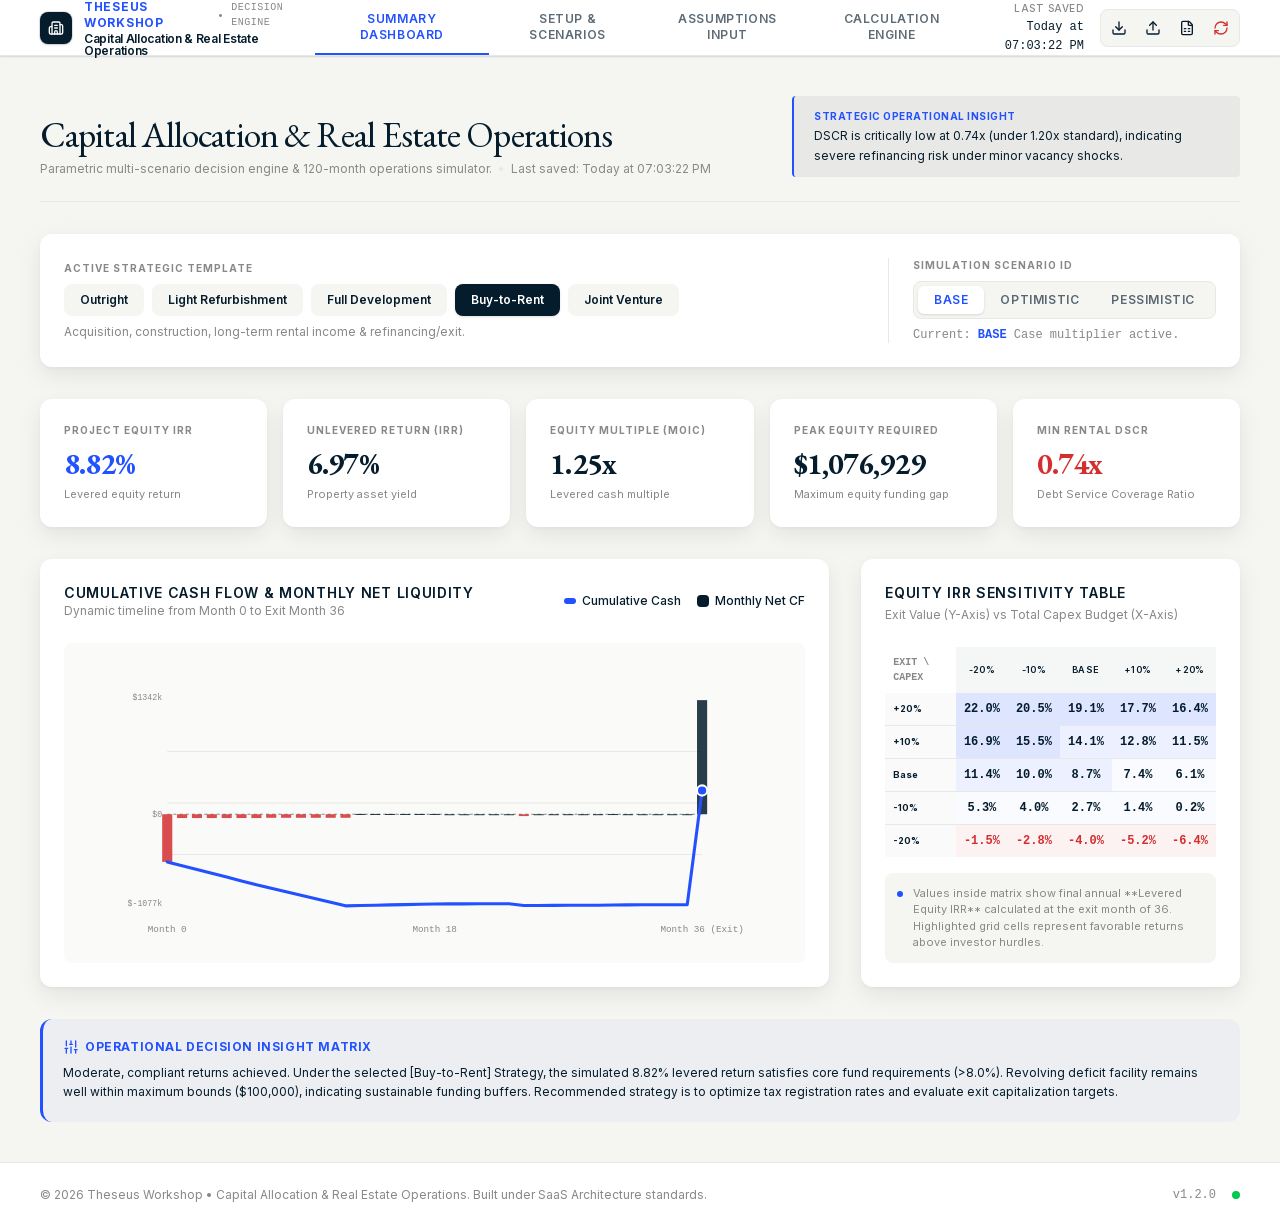
<file: index.html>
<!DOCTYPE html><!--hBDtKZIgVv0qPna_JfBBs--><html lang="en" class="__variable_431c15 __variable_d8ebd1"><head><meta charSet="utf-8"/><meta name="viewport" content="width=device-width, initial-scale=1"/><link rel="preload" href="./_next/static/media/c679f70df756412c-s.p.woff2" as="font" crossorigin="" type="font/woff2"/><link rel="preload" href="./_next/static/media/e4af272ccee01ff0-s.p.woff2" as="font" crossorigin="" type="font/woff2"/><link rel="stylesheet" href="./_next/static/css/00d7badc9d81897d.css" data-precedence="next"/><link rel="preload" as="script" fetchPriority="low" href="./_next/static/chunks/webpack-733e47fbf3b9fbbc.js"/><script src="./_next/static/chunks/4bd1b696-21f374d1156f834a.js" async=""></script><script src="./_next/static/chunks/255-d98a8cbc9cb07ed7.js" async=""></script><script src="./_next/static/chunks/main-app-06ca8721d2de9751.js" async=""></script><script src="./_next/static/chunks/app/page-3c8d33b24c280221.js" async=""></script><meta name="next-size-adjust" content=""/><title>Theseus Workshop | Capital Allocation &amp; Real Estate Operations</title><meta name="description" content="Parametric multi-scenario decision engine &amp; 120-month operations simulator for capital allocation and real estate operations by Theseus Workshop."/><meta property="og:title" content="Theseus Workshop | Capital Allocation &amp; Real Estate Operations"/><meta property="og:description" content="Parametric multi-scenario decision engine &amp; 120-month operations simulator for capital allocation and real estate operations by Theseus Workshop."/><meta property="og:type" content="website"/><meta name="twitter:card" content="summary_large_image"/><meta name="twitter:title" content="Theseus Workshop | Capital Allocation &amp; Real Estate Operations"/><meta name="twitter:description" content="Parametric multi-scenario decision engine &amp; 120-month operations simulator for capital allocation and real estate operations by Theseus Workshop."/><script src="./_next/static/chunks/polyfills-42372ed130431b0a.js" noModule=""></script></head><body class="bg-[#F5F5F2] text-[#1A1A2E] antialiased"><div hidden=""><!--$--><!--/$--></div><div class="min-h-screen bg-[#F5F5F2] flex flex-col font-sans selection:bg-[#2251FF]/20 selection:text-[#051C2C]"><header class="sticky top-0 z-40 h-[56px] bg-white border-b border-[#E8E8E6] shadow-[0_1px_3px_rgba(5,28,44,0.06),0_1px_0px_rgba(5,28,44,0.08)]"><div class="max-w-[1400px] mx-auto h-full px-10 flex items-center justify-between"><div class="flex items-center gap-3"><div class="w-8 h-8 rounded-[8px] bg-[#051C2C] flex items-center justify-center text-white shrink-0 shadow-sm ring-1 ring-[#051C2C]/10"><svg xmlns="http://www.w3.org/2000/svg" width="24" height="24" viewBox="0 0 24 24" fill="none" stroke="currentColor" stroke-width="2" stroke-linecap="round" stroke-linejoin="round" class="lucide lucide-building2 lucide-building-2 w-4 h-4 text-white" aria-hidden="true"><path d="M10 12h4"></path><path d="M10 8h4"></path><path d="M14 21v-3a2 2 0 0 0-4 0v3"></path><path d="M6 10H4a2 2 0 0 0-2 2v7a2 2 0 0 0 2 2h16a2 2 0 0 0 2-2V9a2 2 0 0 0-2-2h-2"></path><path d="M6 21V5a2 2 0 0 1 2-2h8a2 2 0 0 1 2 2v16"></path></svg></div><div class="flex flex-col justify-center"><div class="flex items-center gap-2"><span class="text-xs font-bold tracking-[0.06em] uppercase text-[#2251FF]">Theseus Workshop</span><span class="text-[#888888] text-[10px]">•</span><span class="text-[10px] font-mono text-[#888888] uppercase tracking-wider">Decision Engine</span></div><h1 class="text-xs font-semibold tracking-tight text-[#051C2C] leading-none mt-0.5">Capital Allocation &amp; Real Estate Operations</h1></div></div><nav class="flex h-full items-center"><button class="h-full px-5 text-xs font-semibold tracking-wider uppercase flex items-center justify-center border-b-2 transition-all relative border-[#2251FF] text-[#2251FF]">Summary Dashboard<span class="absolute bottom-[-2px] left-0 right-0 h-[2px] bg-[#2251FF] animate-pulse"></span></button><button class="h-full px-5 text-xs font-semibold tracking-wider uppercase flex items-center justify-center border-b-2 transition-all relative border-transparent text-[#051C2C]/65 hover:text-[#051C2C]">Setup &amp; Scenarios</button><button class="h-full px-5 text-xs font-semibold tracking-wider uppercase flex items-center justify-center border-b-2 transition-all relative border-transparent text-[#051C2C]/65 hover:text-[#051C2C]">Assumptions Input</button><button class="h-full px-5 text-xs font-semibold tracking-wider uppercase flex items-center justify-center border-b-2 transition-all relative border-transparent text-[#051C2C]/65 hover:text-[#051C2C]">Calculation Engine</button></nav><div class="flex items-center gap-4"><div class="text-right"><span class="text-[10px] uppercase text-[#888888] block tracking-[0.05em] font-medium">Last Saved</span><span class="text-xs font-mono font-medium text-[#051C2C]">Never</span></div><div class="flex items-center gap-1.5 bg-[#F5F5F2] p-1 rounded-[8px] border border-[#E8E8E6]"><button title="Export Backup JSON" class="p-1.5 hover:bg-white rounded-[6px] text-[#051C2C] hover:text-[#2251FF] transition-all cursor-pointer"><svg xmlns="http://www.w3.org/2000/svg" width="24" height="24" viewBox="0 0 24 24" fill="none" stroke="currentColor" stroke-width="2" stroke-linecap="round" stroke-linejoin="round" class="lucide lucide-download w-4 h-4" aria-hidden="true"><path d="M12 15V3"></path><path d="M21 15v4a2 2 0 0 1-2 2H5a2 2 0 0 1-2-2v-4"></path><path d="m7 10 5 5 5-5"></path></svg></button><label title="Import Backup JSON" class="p-1.5 hover:bg-white rounded-[6px] text-[#051C2C] hover:text-[#2251FF] transition-all cursor-pointer"><svg xmlns="http://www.w3.org/2000/svg" width="24" height="24" viewBox="0 0 24 24" fill="none" stroke="currentColor" stroke-width="2" stroke-linecap="round" stroke-linejoin="round" class="lucide lucide-upload w-4 h-4" aria-hidden="true"><path d="M12 3v12"></path><path d="m17 8-5-5-5 5"></path><path d="M21 15v4a2 2 0 0 1-2 2H5a2 2 0 0 1-2-2v-4"></path></svg><input type="file" accept=".json" class="hidden"/></label><button title="Bulk CSV Import" class="p-1.5 hover:bg-white rounded-[6px] text-[#051C2C] hover:text-[#2251FF] transition-all cursor-pointer"><svg xmlns="http://www.w3.org/2000/svg" width="24" height="24" viewBox="0 0 24 24" fill="none" stroke="currentColor" stroke-width="2" stroke-linecap="round" stroke-linejoin="round" class="lucide lucide-file-spreadsheet w-4 h-4" aria-hidden="true"><path d="M6 22a2 2 0 0 1-2-2V4a2 2 0 0 1 2-2h8a2.4 2.4 0 0 1 1.704.706l3.588 3.588A2.4 2.4 0 0 1 20 8v12a2 2 0 0 1-2 2z"></path><path d="M14 2v5a1 1 0 0 0 1 1h5"></path><path d="M8 13h2"></path><path d="M14 13h2"></path><path d="M8 17h2"></path><path d="M14 17h2"></path></svg></button><button title="Reset Data" class="p-1.5 hover:bg-white rounded-[6px] text-[#D32F2F] hover:bg-[#D32F2F]/10 transition-all cursor-pointer"><svg xmlns="http://www.w3.org/2000/svg" width="24" height="24" viewBox="0 0 24 24" fill="none" stroke="currentColor" stroke-width="2" stroke-linecap="round" stroke-linejoin="round" class="lucide lucide-refresh-cw w-4 h-4" aria-hidden="true"><path d="M3 12a9 9 0 0 1 9-9 9.75 9.75 0 0 1 6.74 2.74L21 8"></path><path d="M21 3v5h-5"></path><path d="M21 12a9 9 0 0 1-9 9 9.75 9.75 0 0 1-6.74-2.74L3 16"></path><path d="M8 16H3v5"></path></svg></button></div></div></div></header><main class="max-w-[1400px] w-full mx-auto px-10 py-10 flex-grow animate-fade-up"><div class="flex flex-col md:flex-row justify-between items-start md:items-end gap-6 mb-8 border-b border-[#E8E8E6] pb-6"><div class="title-set"><h2 class="font-heading-eb text-4xl font-normal text-[#051C2C] tracking-tight">Capital Allocation &amp; Real Estate Operations</h2><div class="text-[#888888] text-xs mt-1.5 flex items-center gap-1.5"><span>Parametric multi-scenario decision engine &amp; 120-month operations simulator.</span><span class="text-[#E8E8E6]">•</span><span>Last saved: <!-- -->Never</span></div></div><div class="bg-[#051C2C]/5 border-l-2 border-[#2251FF] px-5 py-3 rounded-[4px] max-w-md w-full shrink-0"><p class="text-xs text-[#051C2C] leading-relaxed"><strong class="text-[#2251FF] uppercase tracking-wider text-[10px] block mb-0.5 font-bold">Strategic Operational Insight</strong>DSCR is critically low at 0.74x (under 1.20x standard), indicating severe refinancing risk under minor vacancy shocks.</p></div></div><div class="bg-white rounded-[12px] p-6 mb-8 shadow-[0_2px_4px_rgba(5,28,44,0.04),0_8px_24px_rgba(5,28,44,0.08)] hover:translate-y-[-2px] transition-all duration-300"><div class="flex flex-col md:flex-row md:items-center justify-between gap-6"><div><label class="text-[10px] uppercase text-[#888888] font-bold tracking-widest block mb-2">ACTIVE STRATEGIC TEMPLATE</label><div class="flex flex-wrap gap-2"><button class="px-4 py-2 text-xs font-semibold rounded-[8px] transition-all cursor-pointer bg-[#F5F5F2] text-[#051C2C] hover:bg-[#E8E8E6]">Outright</button><button class="px-4 py-2 text-xs font-semibold rounded-[8px] transition-all cursor-pointer bg-[#F5F5F2] text-[#051C2C] hover:bg-[#E8E8E6]">Light Refurbishment</button><button class="px-4 py-2 text-xs font-semibold rounded-[8px] transition-all cursor-pointer bg-[#F5F5F2] text-[#051C2C] hover:bg-[#E8E8E6]">Full Development</button><button class="px-4 py-2 text-xs font-semibold rounded-[8px] transition-all cursor-pointer bg-[#051C2C] text-white shadow-sm">Buy-to-Rent</button><button class="px-4 py-2 text-xs font-semibold rounded-[8px] transition-all cursor-pointer bg-[#F5F5F2] text-[#051C2C] hover:bg-[#E8E8E6]">Joint Venture</button></div><p class="text-xs text-[#888888] mt-2">Acquisition, construction, long-term rental income &amp; refinancing/exit.</p></div><div class="border-l border-[#E8E8E6] pl-0 md:pl-6"><label class="text-[10px] uppercase text-[#888888] font-bold tracking-widest block mb-2">SIMULATION SCENARIO ID</label><div class="inline-flex rounded-[8px] bg-[#F5F5F2] p-1 border border-[#E8E8E6]"><button class="px-4 py-1.5 text-xs font-semibold rounded-[6px] tracking-wider uppercase transition-all cursor-pointer bg-white text-[#2251FF] shadow-sm font-bold">base</button><button class="px-4 py-1.5 text-xs font-semibold rounded-[6px] tracking-wider uppercase transition-all cursor-pointer text-[#051C2C]/65 hover:text-[#051C2C]">optimistic</button><button class="px-4 py-1.5 text-xs font-semibold rounded-[6px] tracking-wider uppercase transition-all cursor-pointer text-[#051C2C]/65 hover:text-[#051C2C]">pessimistic</button></div><div class="text-xs text-[#888888] mt-2 font-mono">Current: <span class="text-[#2251FF] font-bold">BASE</span> Case multiplier active.</div></div></div></div><div class="space-y-8"><div class="grid grid-cols-1 md:grid-cols-5 gap-4"><div class="bg-white rounded-[12px] p-6 shadow-[0_2px_4px_rgba(5,28,44,0.04),0_8px_24px_rgba(5,28,44,0.08)] hover:translate-y-[-2px] transition-all duration-300"><span class="text-[10px] uppercase text-[#888888] font-bold tracking-widest block">Project Equity IRR</span><h3 class="text-3xl font-bold font-kpi-eb text-[#2251FF] mt-2">8.82<!-- -->%</h3><span class="text-[11px] text-[#888888] mt-1 block">Levered equity return</span></div><div class="bg-white rounded-[12px] p-6 shadow-[0_2px_4px_rgba(5,28,44,0.04),0_8px_24px_rgba(5,28,44,0.08)] hover:translate-y-[-2px] transition-all duration-300"><span class="text-[10px] uppercase text-[#888888] font-bold tracking-widest block">Unlevered Return (IRR)</span><h3 class="text-3xl font-bold font-kpi-eb text-[#051C2C] mt-2">6.97<!-- -->%</h3><span class="text-[11px] text-[#888888] mt-1 block">Property asset yield</span></div><div class="bg-white rounded-[12px] p-6 shadow-[0_2px_4px_rgba(5,28,44,0.04),0_8px_24px_rgba(5,28,44,0.08)] hover:translate-y-[-2px] transition-all duration-300"><span class="text-[10px] uppercase text-[#888888] font-bold tracking-widest block">Equity Multiple (MoIC)</span><h3 class="text-3xl font-bold font-kpi-eb text-[#051C2C] mt-2">1.25<!-- -->x</h3><span class="text-[11px] text-[#888888] mt-1 block">Levered cash multiple</span></div><div class="bg-white rounded-[12px] p-6 shadow-[0_2px_4px_rgba(5,28,44,0.04),0_8px_24px_rgba(5,28,44,0.08)] hover:translate-y-[-2px] transition-all duration-300"><span class="text-[10px] uppercase text-[#888888] font-bold tracking-widest block">Peak Equity Required</span><h3 class="text-3xl font-bold font-kpi-eb text-[#051C2C] mt-2">$<!-- -->1,076,929</h3><span class="text-[11px] text-[#888888] mt-1 block">Maximum equity funding gap</span></div><div class="bg-white rounded-[12px] p-6 shadow-[0_2px_4px_rgba(5,28,44,0.04),0_8px_24px_rgba(5,28,44,0.08)] hover:translate-y-[-2px] transition-all duration-300"><span class="text-[10px] uppercase text-[#888888] font-bold tracking-widest block">Min Rental DSCR</span><h3 class="text-3xl font-bold font-kpi-eb mt-2 text-[#D32F2F]">0.74<!-- -->x</h3><span class="text-[11px] text-[#888888] mt-1 block">Debt Service Coverage Ratio</span></div></div><div class="grid grid-cols-1 lg:grid-cols-3 gap-8"><div class="lg:col-span-2 bg-white rounded-[12px] p-6 shadow-[0_2px_4px_rgba(5,28,44,0.04),0_8px_24px_rgba(5,28,44,0.08)]"><div class="flex items-center justify-between mb-6"><div><h4 class="text-sm font-semibold uppercase tracking-wider text-[#051C2C]">Cumulative Cash Flow &amp; Monthly Net Liquidity</h4><p class="text-xs text-[#888888]">Dynamic timeline from Month 0 to Exit Month <!-- -->36</p></div><div class="flex items-center gap-4 text-xs font-medium"><div class="flex items-center gap-1.5"><span class="w-3 h-1.5 bg-[#2251FF] rounded-sm"></span><span class="text-[#051C2C]">Cumulative Cash</span></div><div class="flex items-center gap-1.5"><span class="w-3 h-3 bg-[#051C2C] rounded-sm"></span><span class="text-[#051C2C]">Monthly Net CF</span></div></div></div><div class="relative w-full h-[320px] bg-[#F5F5F2]/50 rounded-[8px] p-4"><svg viewBox="0 0 600 280" class="w-full h-full"><line x1="40" y1="150.94183793961423" x2="560" y2="150.94183793961423" stroke="#888888" stroke-width="1" stroke-dasharray="3,3"></line><line x1="40" y1="190" x2="560" y2="190" stroke="#E8E8E6" stroke-width="1"></line><line x1="40" y1="140" x2="560" y2="140" stroke="#E8E8E6" stroke-width="1"></line><line x1="40" y1="90" x2="560" y2="90" stroke="#E8E8E6" stroke-width="1"></line><rect x="35.08108108108108" y="150.94183793961423" width="9.837837837837837" height="46.30996886287818" fill="#D32F2F" opacity="0.85"></rect><rect x="49.525525525525524" y="150.94183793961423" width="9.837837837837837" height="3.693285356993897" fill="#D32F2F" opacity="0.85"></rect><rect x="63.969969969969966" y="150.94183793961423" width="9.837837837837837" height="3.693285356993897" fill="#D32F2F" opacity="0.85"></rect><rect x="78.41441441441441" y="150.94183793961423" width="9.837837837837837" height="3.693285356993897" fill="#D32F2F" opacity="0.85"></rect><rect x="92.85885885885885" y="150.94183793961423" width="9.837837837837837" height="3.693285356993897" fill="#D32F2F" opacity="0.85"></rect><rect x="107.30330330330331" y="150.94183793961423" width="9.837837837837837" height="3.693285356993897" fill="#D32F2F" opacity="0.85"></rect><rect x="121.74774774774774" y="150.94183793961423" width="9.837837837837837" height="3.693285356993897" fill="#D32F2F" opacity="0.85"></rect><rect x="136.1921921921922" y="150.94183793961423" width="9.837837837837837" height="3.431413509257368" fill="#D32F2F" opacity="0.85"></rect><rect x="150.63663663663664" y="150.94183793961423" width="9.837837837837837" height="3.431413509257368" fill="#D32F2F" opacity="0.85"></rect><rect x="165.0810810810811" y="150.94183793961423" width="9.837837837837837" height="3.431413509257368" fill="#D32F2F" opacity="0.85"></rect><rect x="179.52552552552555" y="150.94183793961423" width="9.837837837837837" height="3.431413509257368" fill="#D32F2F" opacity="0.85"></rect><rect x="193.96996996997" y="150.94183793961423" width="9.837837837837837" height="3.431413509257368" fill="#D32F2F" opacity="0.85"></rect><rect x="208.4144144144144" y="150.94183793961423" width="9.837837837837837" height="3.431413509257368" fill="#D32F2F" opacity="0.85"></rect><rect x="222.85885885885887" y="150.63228805939605" width="9.837837837837837" height="1" fill="#051C2C" opacity="0.85"></rect><rect x="237.30330330330332" y="150.63228805939605" width="9.837837837837837" height="1" fill="#051C2C" opacity="0.85"></rect><rect x="251.74774774774778" y="150.63228805939605" width="9.837837837837837" height="1" fill="#051C2C" opacity="0.85"></rect><rect x="266.1921921921922" y="150.63228805939605" width="9.837837837837837" height="1" fill="#051C2C" opacity="0.85"></rect><rect x="280.63663663663664" y="150.63228805939605" width="9.837837837837837" height="1" fill="#051C2C" opacity="0.85"></rect><rect x="295.0810810810811" y="150.63228805939605" width="9.837837837837837" height="1" fill="#051C2C" opacity="0.85"></rect><rect x="309.52552552552555" y="150.89415990713258" width="9.837837837837837" height="1" fill="#051C2C" opacity="0.85"></rect><rect x="323.96996996997" y="150.89415990713258" width="9.837837837837837" height="1" fill="#051C2C" opacity="0.85"></rect><rect x="338.41441441441447" y="150.89415990713258" width="9.837837837837837" height="1" fill="#051C2C" opacity="0.85"></rect><rect x="352.8588588588589" y="150.89415990713258" width="9.837837837837837" height="1" fill="#051C2C" opacity="0.85"></rect><rect x="367.30330330330327" y="150.89415990713258" width="9.837837837837837" height="1" fill="#051C2C" opacity="0.85"></rect><rect x="381.7477477477477" y="150.94183793961423" width="9.837837837837837" height="1.7716421728457021" fill="#D32F2F" opacity="0.85"></rect><rect x="396.1921921921922" y="150.87695244584506" width="9.837837837837837" height="1" fill="#051C2C" opacity="0.85"></rect><rect x="410.63663663663664" y="150.87695244584506" width="9.837837837837837" height="1" fill="#051C2C" opacity="0.85"></rect><rect x="425.0810810810811" y="150.87695244584506" width="9.837837837837837" height="1" fill="#051C2C" opacity="0.85"></rect><rect x="439.52552552552555" y="150.87695244584506" width="9.837837837837837" height="1" fill="#051C2C" opacity="0.85"></rect><rect x="453.96996996997" y="150.87695244584506" width="9.837837837837837" height="1" fill="#051C2C" opacity="0.85"></rect><rect x="468.41441441441447" y="150.71155969990622" width="9.837837837837837" height="1" fill="#051C2C" opacity="0.85"></rect><rect x="482.8588588588589" y="150.87695244584506" width="9.837837837837837" height="1" fill="#051C2C" opacity="0.85"></rect><rect x="497.30330330330327" y="150.87695244584506" width="9.837837837837837" height="1" fill="#051C2C" opacity="0.85"></rect><rect x="511.7477477477477" y="150.87695244584506" width="9.837837837837837" height="1" fill="#051C2C" opacity="0.85"></rect><rect x="526.1921921921921" y="150.87695244584506" width="9.837837837837837" height="1" fill="#051C2C" opacity="0.85"></rect><rect x="540.6366366366366" y="150.87695244584506" width="9.837837837837837" height="1" fill="#051C2C" opacity="0.85"></rect><rect x="555.081081081081" y="40" width="9.837837837837837" height="110.94183793961423" fill="#051C2C" opacity="0.85"></rect><path d="M 40 197.2518068024924 L 54.44444444444444 200.9450921594863 L 68.88888888888889 204.6383775164802 L 83.33333333333333 208.3316628734741 L 97.77777777777777 212.02494823046797 L 112.22222222222223 215.71823358746187 L 126.66666666666666 219.41151894445574 L 141.11111111111111 222.8429324537131 L 155.55555555555554 226.2743459629705 L 170 229.70575947222787 L 184.44444444444446 233.13717298148524 L 198.8888888888889 236.56858649074263 L 213.33333333333331 240 L 227.77777777777777 239.69045011978181 L 242.22222222222223 239.38090023956363 L 256.6666666666667 239.07135035934544 L 271.1111111111111 238.76180047912726 L 285.55555555555554 238.45225059890907 L 300 238.14270071869086 L 314.44444444444446 238.0950226862092 L 328.8888888888889 238.04734465372755 L 343.33333333333337 237.99966662124586 L 357.7777777777778 237.9519885887642 L 372.2222222222222 237.90431055628252 L 386.66666666666663 239.67595272912823 L 401.1111111111111 239.61106723535906 L 415.55555555555554 239.54618174158992 L 430 239.48129624782078 L 444.44444444444446 239.4164107540516 L 458.8888888888889 239.35152526028247 L 473.33333333333337 239.12124702057446 L 487.7777777777778 239.05636152680532 L 502.2222222222222 238.99147603303615 L 516.6666666666666 238.926590539267 L 531.1111111111111 238.86170504549784 L 545.5555555555555 238.7968195517287 L 560 127.85498161211449" fill="none" stroke="#2251FF" stroke-width="3" stroke-linecap="round" stroke-linejoin="round"></path><circle cx="560" cy="127.85498161211449" r="5" fill="#2251FF" stroke="#FFFFFF" stroke-width="2"></circle><text x="40" y="265" fill="#888888" font-size="9" text-anchor="middle" class="font-mono">Month 0</text><text x="300" y="265" fill="#888888" font-size="9" text-anchor="middle" class="font-mono">Month <!-- -->18</text><text x="560" y="265" fill="#888888" font-size="9" text-anchor="middle" class="font-mono">Month <!-- -->36<!-- --> (Exit)</text><text x="35" y="40" fill="#888888" font-size="8" text-anchor="end" class="font-mono">$<!-- -->1342<!-- -->k</text><text x="35" y="153.94183793961423" fill="#888888" font-size="8" text-anchor="end" class="font-mono">$0</text><text x="35" y="240" fill="#888888" font-size="8" text-anchor="end" class="font-mono">$<!-- -->-1077<!-- -->k</text></svg></div></div><div class="bg-white rounded-[12px] p-6 shadow-[0_2px_4px_rgba(5,28,44,0.04),0_8px_24px_rgba(5,28,44,0.08)]"><h4 class="text-sm font-semibold uppercase tracking-wider text-[#051C2C] mb-1">Equity IRR Sensitivity Table</h4><p class="text-xs text-[#888888] mb-6">Exit Value (Y-Axis) vs Total Capex Budget (X-Axis)</p><div class="overflow-x-auto"><table class="w-full text-center border-collapse"><thead><tr><th class="p-2 text-[10px] font-bold text-[#888888] font-mono text-left">EXIT \ CAPEX</th><th class="p-2 text-[9px] uppercase tracking-wider font-semibold text-[#051C2C] bg-[rgba(5,28,44,0.04)]">-20%</th><th class="p-2 text-[9px] uppercase tracking-wider font-semibold text-[#051C2C] bg-[rgba(5,28,44,0.04)]">-10%</th><th class="p-2 text-[9px] uppercase tracking-wider font-semibold text-[#051C2C] bg-[rgba(5,28,44,0.04)]">Base</th><th class="p-2 text-[9px] uppercase tracking-wider font-semibold text-[#051C2C] bg-[rgba(5,28,44,0.04)]">+10%</th><th class="p-2 text-[9px] uppercase tracking-wider font-semibold text-[#051C2C] bg-[rgba(5,28,44,0.04)]">+20%</th></tr></thead><tbody class="divide-y divide-[#E8E8E6]"><tr class="hover:bg-[#F5F5F2]/50 transition-all"><td class="p-2 text-[9px] font-bold text-left text-[#051C2C] bg-[rgba(5,28,44,0.02)]">+20%</td><td style="background-color:rgba(34, 81, 255, 0.15)" class="p-2 text-xs font-mono font-semibold transition-all hover:scale-[1.08] hover:brightness-95 text-[#051C2C]">22.0<!-- -->%</td><td style="background-color:rgba(34, 81, 255, 0.15)" class="p-2 text-xs font-mono font-semibold transition-all hover:scale-[1.08] hover:brightness-95 text-[#051C2C]">20.5<!-- -->%</td><td style="background-color:rgba(34, 81, 255, 0.15)" class="p-2 text-xs font-mono font-semibold transition-all hover:scale-[1.08] hover:brightness-95 text-[#051C2C]">19.1<!-- -->%</td><td style="background-color:rgba(34, 81, 255, 0.15)" class="p-2 text-xs font-mono font-semibold transition-all hover:scale-[1.08] hover:brightness-95 text-[#051C2C]">17.7<!-- -->%</td><td style="background-color:rgba(34, 81, 255, 0.15)" class="p-2 text-xs font-mono font-semibold transition-all hover:scale-[1.08] hover:brightness-95 text-[#051C2C]">16.4<!-- -->%</td></tr><tr class="hover:bg-[#F5F5F2]/50 transition-all"><td class="p-2 text-[9px] font-bold text-left text-[#051C2C] bg-[rgba(5,28,44,0.02)]">+10%</td><td style="background-color:rgba(34, 81, 255, 0.15)" class="p-2 text-xs font-mono font-semibold transition-all hover:scale-[1.08] hover:brightness-95 text-[#051C2C]">16.9<!-- -->%</td><td style="background-color:rgba(34, 81, 255, 0.15)" class="p-2 text-xs font-mono font-semibold transition-all hover:scale-[1.08] hover:brightness-95 text-[#051C2C]">15.5<!-- -->%</td><td style="background-color:rgba(34, 81, 255, 0.08)" class="p-2 text-xs font-mono font-semibold transition-all hover:scale-[1.08] hover:brightness-95 text-[#051C2C]">14.1<!-- -->%</td><td style="background-color:rgba(34, 81, 255, 0.08)" class="p-2 text-xs font-mono font-semibold transition-all hover:scale-[1.08] hover:brightness-95 text-[#051C2C]">12.8<!-- -->%</td><td style="background-color:rgba(34, 81, 255, 0.08)" class="p-2 text-xs font-mono font-semibold transition-all hover:scale-[1.08] hover:brightness-95 text-[#051C2C]">11.5<!-- -->%</td></tr><tr class="hover:bg-[#F5F5F2]/50 transition-all"><td class="p-2 text-[9px] font-bold text-left text-[#051C2C] bg-[rgba(5,28,44,0.02)]">Base</td><td style="background-color:rgba(34, 81, 255, 0.08)" class="p-2 text-xs font-mono font-semibold transition-all hover:scale-[1.08] hover:brightness-95 text-[#051C2C]">11.4<!-- -->%</td><td style="background-color:rgba(34, 81, 255, 0.08)" class="p-2 text-xs font-mono font-semibold transition-all hover:scale-[1.08] hover:brightness-95 text-[#051C2C]">10.0<!-- -->%</td><td style="background-color:rgba(34, 81, 255, 0.08)" class="p-2 text-xs font-mono font-semibold transition-all hover:scale-[1.08] hover:brightness-95 text-[#051C2C]">8.7<!-- -->%</td><td style="background-color:rgba(34, 81, 255, 0.02)" class="p-2 text-xs font-mono font-semibold transition-all hover:scale-[1.08] hover:brightness-95 text-[#051C2C]">7.4<!-- -->%</td><td style="background-color:rgba(34, 81, 255, 0.02)" class="p-2 text-xs font-mono font-semibold transition-all hover:scale-[1.08] hover:brightness-95 text-[#051C2C]">6.1<!-- -->%</td></tr><tr class="hover:bg-[#F5F5F2]/50 transition-all"><td class="p-2 text-[9px] font-bold text-left text-[#051C2C] bg-[rgba(5,28,44,0.02)]">-10%</td><td style="background-color:rgba(34, 81, 255, 0.02)" class="p-2 text-xs font-mono font-semibold transition-all hover:scale-[1.08] hover:brightness-95 text-[#051C2C]">5.3<!-- -->%</td><td style="background-color:rgba(34, 81, 255, 0.02)" class="p-2 text-xs font-mono font-semibold transition-all hover:scale-[1.08] hover:brightness-95 text-[#051C2C]">4.0<!-- -->%</td><td style="background-color:rgba(34, 81, 255, 0.02)" class="p-2 text-xs font-mono font-semibold transition-all hover:scale-[1.08] hover:brightness-95 text-[#051C2C]">2.7<!-- -->%</td><td style="background-color:rgba(34, 81, 255, 0.02)" class="p-2 text-xs font-mono font-semibold transition-all hover:scale-[1.08] hover:brightness-95 text-[#051C2C]">1.4<!-- -->%</td><td style="background-color:rgba(34, 81, 255, 0.02)" class="p-2 text-xs font-mono font-semibold transition-all hover:scale-[1.08] hover:brightness-95 text-[#051C2C]">0.2<!-- -->%</td></tr><tr class="hover:bg-[#F5F5F2]/50 transition-all"><td class="p-2 text-[9px] font-bold text-left text-[#051C2C] bg-[rgba(5,28,44,0.02)]">-20%</td><td style="background-color:rgba(211, 47, 47, 0.06)" class="p-2 text-xs font-mono font-semibold transition-all hover:scale-[1.08] hover:brightness-95 text-[#D32F2F]">-1.5<!-- -->%</td><td style="background-color:rgba(211, 47, 47, 0.06)" class="p-2 text-xs font-mono font-semibold transition-all hover:scale-[1.08] hover:brightness-95 text-[#D32F2F]">-2.8<!-- -->%</td><td style="background-color:rgba(211, 47, 47, 0.06)" class="p-2 text-xs font-mono font-semibold transition-all hover:scale-[1.08] hover:brightness-95 text-[#D32F2F]">-4.0<!-- -->%</td><td style="background-color:rgba(211, 47, 47, 0.06)" class="p-2 text-xs font-mono font-semibold transition-all hover:scale-[1.08] hover:brightness-95 text-[#D32F2F]">-5.2<!-- -->%</td><td style="background-color:rgba(211, 47, 47, 0.06)" class="p-2 text-xs font-mono font-semibold transition-all hover:scale-[1.08] hover:brightness-95 text-[#D32F2F]">-6.4<!-- -->%</td></tr></tbody></table></div><div class="mt-4 p-3 bg-[#F5F5F2] rounded-[8px] flex items-start gap-2.5"><div class="w-1.5 h-1.5 bg-[#2251FF] rounded-full mt-1.5 shrink-0"></div><p class="text-[11px] text-[#888888]">Values inside matrix show final annual **Levered Equity IRR** calculated at the exit month of <!-- -->36<!-- -->. Highlighted grid cells represent favorable returns above investor hurdles.</p></div></div></div><div class="p-5 bg-[rgba(34,81,255,0.04)] rounded-[12px] border-l-[3px] border-[#2251FF]"><h4 class="text-xs font-bold uppercase tracking-wider text-[#2251FF] flex items-center gap-1.5 mb-2"><svg xmlns="http://www.w3.org/2000/svg" width="24" height="24" viewBox="0 0 24 24" fill="none" stroke="currentColor" stroke-width="2" stroke-linecap="round" stroke-linejoin="round" class="lucide lucide-sliders-vertical w-4 h-4" aria-hidden="true"><path d="M10 8h4"></path><path d="M12 21v-9"></path><path d="M12 8V3"></path><path d="M17 16h4"></path><path d="M19 12V3"></path><path d="M19 21v-5"></path><path d="M3 14h4"></path><path d="M5 10V3"></path><path d="M5 21v-7"></path></svg> Operational Decision Insight Matrix</h4><p class="text-xs text-[#051C2C] leading-relaxed">Moderate, compliant returns achieved. Under the selected [Buy-to-Rent] Strategy, the simulated 8.82% levered return satisfies core fund requirements (&gt;8.0%). Revolving deficit facility remains well within maximum bounds ($100,000), indicating sustainable funding buffers. Recommended strategy is to optimize tax registration rates and evaluate exit capitalization targets.</p></div></div></main><footer class="py-6 border-t border-[#E8E8E6] bg-white"><div class="max-w-[1400px] mx-auto px-10 flex items-center justify-between text-xs text-[#888888]"><p>© 2026 Theseus Workshop • Capital Allocation &amp; Real Estate Operations. Built under SaaS Architecture standards.</p><div class="flex items-center gap-4"><span class="font-mono">v1.2.0</span><span class="w-2 h-2 rounded-full bg-[#00C853]" title="Operational Database Online"></span></div></div></footer></div><!--$--><!--/$--><script src="./_next/static/chunks/webpack-733e47fbf3b9fbbc.js" id="_R_" async=""></script><script>(self.__next_f=self.__next_f||[]).push([0])</script><script>self.__next_f.push([1,"1:\"$Sreact.fragment\"\n2:I[9766,[],\"\"]\n3:I[8924,[],\"\"]\n4:I[1959,[],\"ClientPageRoot\"]\n5:I[5704,[\"974\",\"static/chunks/app/page-3c8d33b24c280221.js\"],\"default\"]\n8:I[4431,[],\"OutletBoundary\"]\na:I[5278,[],\"AsyncMetadataOutlet\"]\nc:I[4431,[],\"ViewportBoundary\"]\ne:I[4431,[],\"MetadataBoundary\"]\nf:\"$Sreact.suspense\"\n11:I[7150,[],\"\"]\n:HL[\"./_next/static/media/c679f70df756412c-s.p.woff2\",\"font\",{\"crossOrigin\":\"\",\"type\":\"font/woff2\"}]\n:HL[\"./_next/static/media/e4af272ccee01ff0-s.p.woff2\",\"font\",{\"crossOrigin\":\"\",\"type\":\"font/woff2\"}]\n:HL[\"./_next/static/css/00d7badc9d81897d.css\",\"style\"]\n"])</script><script>self.__next_f.push([1,"0:{\"P\":null,\"b\":\"hBDtKZIgVv0qPna_JfBBs\",\"p\":\"\",\"c\":[\"\",\"\"],\"i\":false,\"f\":[[[\"\",{\"children\":[\"__PAGE__\",{}]},\"$undefined\",\"$undefined\",true],[\"\",[\"$\",\"$1\",\"c\",{\"children\":[[[\"$\",\"link\",\"0\",{\"rel\":\"stylesheet\",\"href\":\"./_next/static/css/00d7badc9d81897d.css\",\"precedence\":\"next\",\"crossOrigin\":\"$undefined\",\"nonce\":\"$undefined\"}]],[\"$\",\"html\",null,{\"lang\":\"en\",\"className\":\"__variable_431c15 __variable_d8ebd1\",\"children\":[\"$\",\"body\",null,{\"suppressHydrationWarning\":true,\"className\":\"bg-[#F5F5F2] text-[#1A1A2E] antialiased\",\"children\":[\"$\",\"$L2\",null,{\"parallelRouterKey\":\"children\",\"error\":\"$undefined\",\"errorStyles\":\"$undefined\",\"errorScripts\":\"$undefined\",\"template\":[\"$\",\"$L3\",null,{}],\"templateStyles\":\"$undefined\",\"templateScripts\":\"$undefined\",\"notFound\":[[[\"$\",\"title\",null,{\"children\":\"404: This page could not be found.\"}],[\"$\",\"div\",null,{\"style\":{\"fontFamily\":\"system-ui,\\\"Segoe UI\\\",Roboto,Helvetica,Arial,sans-serif,\\\"Apple Color Emoji\\\",\\\"Segoe UI Emoji\\\"\",\"height\":\"100vh\",\"textAlign\":\"center\",\"display\":\"flex\",\"flexDirection\":\"column\",\"alignItems\":\"center\",\"justifyContent\":\"center\"},\"children\":[\"$\",\"div\",null,{\"children\":[[\"$\",\"style\",null,{\"dangerouslySetInnerHTML\":{\"__html\":\"body{color:#000;background:#fff;margin:0}.next-error-h1{border-right:1px solid rgba(0,0,0,.3)}@media (prefers-color-scheme:dark){body{color:#fff;background:#000}.next-error-h1{border-right:1px solid rgba(255,255,255,.3)}}\"}}],[\"$\",\"h1\",null,{\"className\":\"next-error-h1\",\"style\":{\"display\":\"inline-block\",\"margin\":\"0 20px 0 0\",\"padding\":\"0 23px 0 0\",\"fontSize\":24,\"fontWeight\":500,\"verticalAlign\":\"top\",\"lineHeight\":\"49px\"},\"children\":404}],[\"$\",\"div\",null,{\"style\":{\"display\":\"inline-block\"},\"children\":[\"$\",\"h2\",null,{\"style\":{\"fontSize\":14,\"fontWeight\":400,\"lineHeight\":\"49px\",\"margin\":0},\"children\":\"This page could not be found.\"}]}]]}]}]],[]],\"forbidden\":\"$undefined\",\"unauthorized\":\"$undefined\"}]}]}]]}],{\"children\":[\"__PAGE__\",[\"$\",\"$1\",\"c\",{\"children\":[[\"$\",\"$L4\",null,{\"Component\":\"$5\",\"searchParams\":{},\"params\":{},\"promises\":[\"$@6\",\"$@7\"]}],null,[\"$\",\"$L8\",null,{\"children\":[\"$L9\",[\"$\",\"$La\",null,{\"promise\":\"$@b\"}]]}]]}],{},null,false]},null,false],[\"$\",\"$1\",\"h\",{\"children\":[null,[[\"$\",\"$Lc\",null,{\"children\":\"$Ld\"}],[\"$\",\"meta\",null,{\"name\":\"next-size-adjust\",\"content\":\"\"}]],[\"$\",\"$Le\",null,{\"children\":[\"$\",\"div\",null,{\"hidden\":true,\"children\":[\"$\",\"$f\",null,{\"fallback\":null,\"children\":\"$L10\"}]}]}]]}],false]],\"m\":\"$undefined\",\"G\":[\"$11\",[]],\"s\":false,\"S\":true}\n"])</script><script>self.__next_f.push([1,"6:{}\n7:\"$0:f:0:1:2:children:1:props:children:0:props:params\"\n"])</script><script>self.__next_f.push([1,"d:[[\"$\",\"meta\",\"0\",{\"charSet\":\"utf-8\"}],[\"$\",\"meta\",\"1\",{\"name\":\"viewport\",\"content\":\"width=device-width, initial-scale=1\"}]]\n9:null\n"])</script><script>self.__next_f.push([1,"b:{\"metadata\":[[\"$\",\"title\",\"0\",{\"children\":\"Theseus Workshop | Capital Allocation \u0026 Real Estate Operations\"}],[\"$\",\"meta\",\"1\",{\"name\":\"description\",\"content\":\"Parametric multi-scenario decision engine \u0026 120-month operations simulator for capital allocation and real estate operations by Theseus Workshop.\"}],[\"$\",\"meta\",\"2\",{\"property\":\"og:title\",\"content\":\"Theseus Workshop | Capital Allocation \u0026 Real Estate Operations\"}],[\"$\",\"meta\",\"3\",{\"property\":\"og:description\",\"content\":\"Parametric multi-scenario decision engine \u0026 120-month operations simulator for capital allocation and real estate operations by Theseus Workshop.\"}],[\"$\",\"meta\",\"4\",{\"property\":\"og:type\",\"content\":\"website\"}],[\"$\",\"meta\",\"5\",{\"name\":\"twitter:card\",\"content\":\"summary_large_image\"}],[\"$\",\"meta\",\"6\",{\"name\":\"twitter:title\",\"content\":\"Theseus Workshop | Capital Allocation \u0026 Real Estate Operations\"}],[\"$\",\"meta\",\"7\",{\"name\":\"twitter:description\",\"content\":\"Parametric multi-scenario decision engine \u0026 120-month operations simulator for capital allocation and real estate operations by Theseus Workshop.\"}]],\"error\":null,\"digest\":\"$undefined\"}\n"])</script><script>self.__next_f.push([1,"10:\"$b:metadata\"\n"])</script></body></html>
</file>
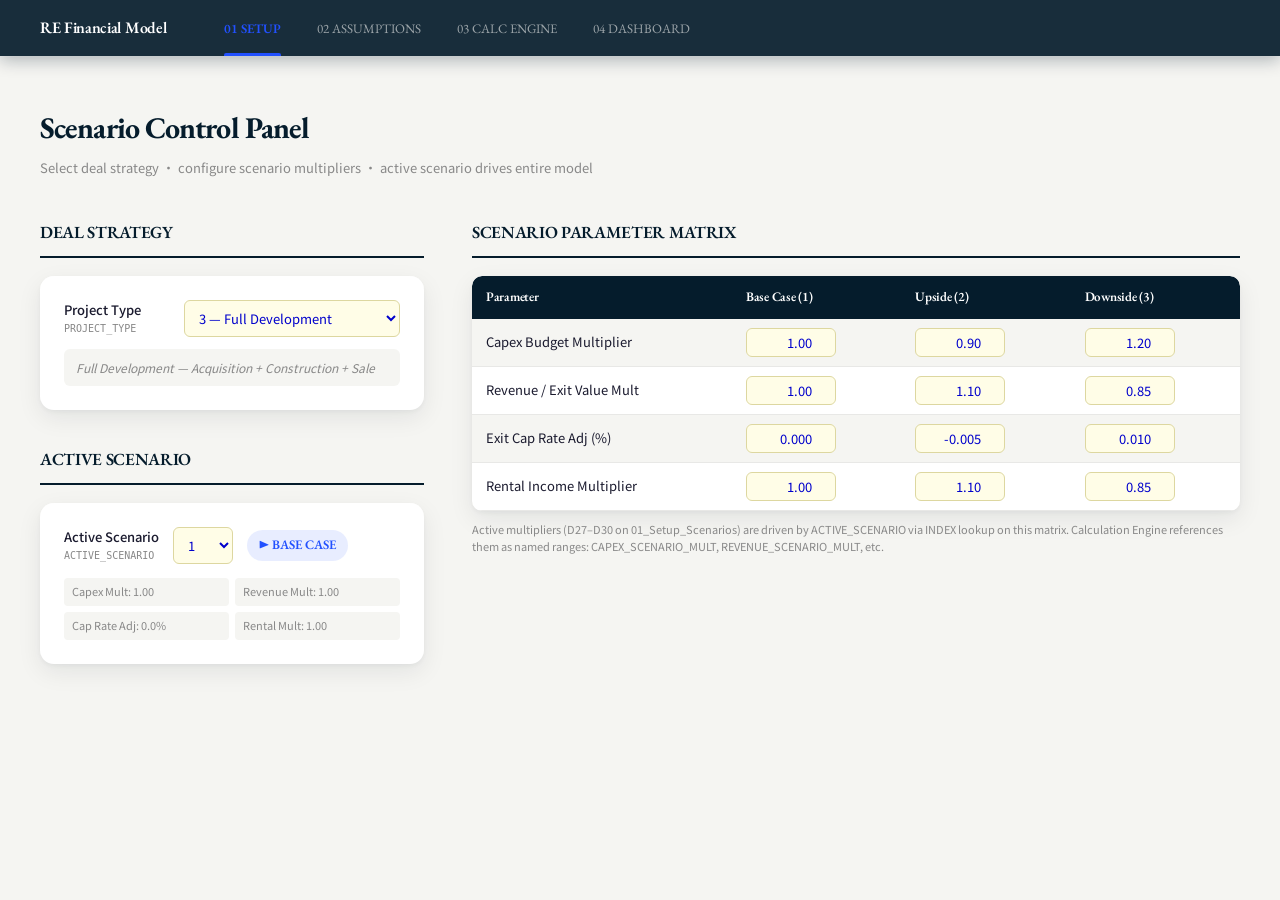
<file: RE_Model_Demo.html>
<!DOCTYPE html>
<html lang="en">
<head>
<meta charset="UTF-8">
<meta name="viewport" content="width=device-width, initial-scale=1.0">
<title>RE Operations Financial Model — Interactive Demo</title>
<link rel="preconnect" href="https://fonts.googleapis.com">
<link href="https://fonts.googleapis.com/css2?family=EB+Garamond:ital,wght@0,400;0,600;0,700;1,400&family=Noto+Sans+SC:wght@400;500&display=swap" rel="stylesheet">
<style>
:root {
  --color-primary:#051C2C; --color-accent:#2251FF; --color-bg:#F5F5F2;
  --color-muted:#888888; --color-body:#1A1A2E;
  --color-pos:#00C853; --color-neg:#D32F2F;
  --color-surface:#FFFFFF; --color-input:#FFFDE7;
  --color-border:#E8E8E6;
  --nav-bg:rgba(5,28,44,.92);
  --font-h:'EB Garamond','Garamond',Georgia,serif;
  --font-b:'Noto Sans SC','PingFang SC',sans-serif;
  --shadow-sm:0 1px 2px rgba(5,28,44,.04),0 2px 8px rgba(5,28,44,.06);
  --shadow-md:0 2px 4px rgba(5,28,44,.04),0 8px 24px rgba(5,28,44,.08),0 1px 0 rgba(255,255,255,.6) inset;
  --shadow-lg:0 4px 8px rgba(5,28,44,.06),0 16px 48px rgba(5,28,44,.14),0 1px 0 rgba(255,255,255,.5) inset;
  --r-sm:6px; --r-md:10px; --r-lg:14px;
  --ease:cubic-bezier(.25,.46,.45,.94); --spring:cubic-bezier(.34,1.56,.64,1);
}
*,*::before,*::after{box-sizing:border-box;margin:0;padding:0}
body{background:var(--color-bg);color:var(--color-body);font-family:var(--font-b);font-size:13px;line-height:1.6;
  -webkit-font-smoothing:antialiased;-moz-osx-font-smoothing:grayscale}

/* NAV */
nav{position:sticky;top:0;z-index:100;height:56px;background:var(--nav-bg);
  backdrop-filter:blur(20px) saturate(180%);-webkit-backdrop-filter:blur(20px) saturate(180%);
  display:flex;align-items:center;padding:0 40px;
  box-shadow:0 1px 0 rgba(255,255,255,.06),0 4px 16px rgba(5,28,44,.3)}
.nav-brand{font-family:var(--font-h);font-size:16px;color:#fff;font-weight:600;
  letter-spacing:-.02em;margin-right:40px;white-space:nowrap}
.nav-tabs{display:flex;height:100%;align-items:center}
.nav-tab{display:flex;align-items:center;height:100%;padding:0 18px;
  font-family:var(--font-h);font-size:13px;color:rgba(245,245,242,.6);
  border:none;background:none;cursor:pointer;position:relative;
  transition:color .15s var(--ease)}
.nav-tab::after{content:'';position:absolute;bottom:0;left:18px;right:18px;height:3px;
  background:var(--color-accent);opacity:0;transform:scaleX(.6);
  transition:opacity .25s var(--ease),transform .25s var(--spring);border-radius:2px 2px 0 0}
.nav-tab.active{color:var(--color-accent);font-weight:600}
.nav-tab.active::after{opacity:1;transform:scaleX(1)}

/* LAYOUT */
.wrap{max-width:1320px;margin:0 auto;padding:48px 40px 80px}
.tab{display:none}
.tab.active{display:block;animation:fadeUp .3s var(--ease) both}
@keyframes fadeUp{from{opacity:0;transform:translateY(10px)}to{opacity:1;transform:translateY(0)}}

/* TYPOGRAPHY */
.page-title{font-family:var(--font-h);font-size:30px;font-weight:700;color:var(--color-primary);
  letter-spacing:-.03em;margin-bottom:6px}
.page-sub{font-size:13px;color:var(--color-muted);margin-bottom:40px}
.sec-hdr{font-family:var(--font-h);font-size:17px;font-weight:600;color:var(--color-primary);
  letter-spacing:-.02em;padding-bottom:10px;border-bottom:2px solid var(--color-primary);
  margin-bottom:18px;margin-top:36px}

/* CARDS */
.card{background:var(--color-surface);border-radius:var(--r-lg);box-shadow:var(--shadow-md);padding:24px;
  transition:transform .25s var(--spring),box-shadow .25s var(--ease)}
.card:hover{transform:translateY(-2px);box-shadow:var(--shadow-lg)}

/* KPI */
.kpi-grid{display:grid;grid-template-columns:repeat(5,1fr);gap:14px;margin-bottom:36px}
.kpi-card{background:var(--color-surface);border-radius:var(--r-lg);box-shadow:var(--shadow-md);
  padding:18px 18px 16px;position:relative;overflow:hidden;
  transition:transform .25s var(--spring),box-shadow .25s var(--ease)}
.kpi-card:hover{transform:translateY(-3px);box-shadow:var(--shadow-lg)}
.kpi-card::before{content:'';position:absolute;top:0;left:0;right:0;height:3px;background:var(--color-accent)}
.kpi-label{font-size:11px;font-weight:500;color:var(--color-muted);letter-spacing:.05em;
  text-transform:uppercase;margin-bottom:10px}
.kpi-val{font-family:var(--font-h);font-size:32px;font-weight:700;color:var(--color-primary);
  letter-spacing:-.03em;line-height:1;transition:color .2s}
.kpi-val.pos{color:var(--color-pos)} .kpi-val.neg{color:var(--color-neg)}

/* INPUTS */
.inp-grid{display:grid;grid-template-columns:1fr 1fr;gap:24px 48px}
.inp-block{display:flex;flex-direction:column;gap:10px}
.field{display:grid;grid-template-columns:1fr 140px;align-items:center;gap:12px}
.flbl{font-size:13px;color:var(--color-body);font-weight:500}
.nr{font-size:10px;color:var(--color-muted);font-weight:400;display:block;font-family:monospace}
input[type=number],select{width:100%;padding:7px 10px;font-family:var(--font-b);font-size:13px;
  color:#0000cc;background:var(--color-input);border:1px solid #DDD7A0;border-radius:var(--r-sm);
  text-align:right;outline:none;transition:border-color .15s,box-shadow .15s}
input[type=number]:focus,select:focus{border-color:var(--color-accent);box-shadow:0 0 0 3px rgba(34,81,255,.12)}
select{text-align:left;cursor:pointer}

/* SCENARIO TABLE */
.scen-tbl{width:100%;border-collapse:collapse;border-radius:var(--r-md);overflow:hidden}
.scen-tbl th{background:var(--color-primary);color:var(--color-surface);
  font-family:var(--font-h);font-size:13px;font-weight:600;padding:11px 14px;
  text-align:left;letter-spacing:-.02em}
.scen-tbl td{padding:9px 14px;font-size:13px;border-bottom:1px solid var(--color-border)}
.scen-tbl tr:nth-child(odd) td{background:var(--color-bg)}
.scen-tbl tr:nth-child(even) td{background:var(--color-surface)}
.scen-tbl input[type=number]{width:90px;padding:4px 8px;font-size:13px}

/* CALC TABLE */
.calc-wrap{overflow-x:auto;border-radius:var(--r-md);box-shadow:var(--shadow-md)}
.calc-tbl{width:100%;border-collapse:collapse;font-size:11.5px;min-width:900px}
.calc-tbl th{background:var(--color-primary);color:rgba(245,245,242,.9);
  font-family:var(--font-h);font-weight:600;font-size:12px;padding:9px 8px;
  text-align:center;letter-spacing:-.01em;white-space:nowrap}
.calc-tbl th.rl{text-align:left;min-width:195px;background:#073352}
.calc-tbl td{padding:6px 8px;text-align:right;border-bottom:1px solid var(--color-border);
  font-variant-numeric:tabular-nums;white-space:nowrap}
.calc-tbl td.rl{text-align:left;font-weight:500;background:var(--color-bg);
  border-right:2px solid var(--color-border)}
.calc-tbl .sec-row td{background:#073352;color:rgba(245,245,242,.85);
  font-family:var(--font-h);font-size:11px;font-weight:600;padding:7px 8px}
.calc-tbl tr:nth-child(even) td:not(.rl){background:var(--color-bg)}
.calc-tbl .hl td{font-weight:700;border-top:2px solid var(--color-primary)}
.p{color:var(--color-pos)} .n{color:var(--color-neg)}

/* CHART */
.chart-card{background:var(--color-surface);border-radius:var(--r-lg);
  box-shadow:var(--shadow-md);padding:24px;margin-bottom:28px}
.chart-ttl{font-family:var(--font-h);font-size:17px;font-weight:600;
  color:var(--color-primary);letter-spacing:-.02em;margin-bottom:18px}
.legend{display:flex;gap:20px;font-size:11px;color:var(--color-muted);margin-top:10px}
.lgd-dot{width:12px;height:12px;border-radius:3px;display:inline-block;flex-shrink:0}
.lgd-line{width:24px;height:3px;border-radius:2px;display:inline-block;flex-shrink:0}

/* SENSITIVITY */
.sens-tbl{border-collapse:collapse;font-size:12px}
.sc{padding:8px 14px;text-align:center;border:1px solid var(--color-border);
  min-width:78px;font-variant-numeric:tabular-nums;transition:background .2s}
.sh{background:var(--color-primary);color:var(--color-surface);
  font-family:var(--font-h);font-weight:600}

/* BADGE */
.badge{display:inline-flex;align-items:center;gap:5px;padding:5px 12px;
  border-radius:100px;font-family:var(--font-h);font-weight:600;font-size:13px}
.badge-accent{background:rgba(34,81,255,.1);color:var(--color-accent)}
.badge-muted{background:rgba(136,136,136,.1);color:var(--color-muted);font-size:11px}

/* NOTE BAR */
.note-bar{padding:12px 16px;background:rgba(136,136,136,.08);
  border-radius:var(--r-md);border-left:3px solid var(--color-muted);
  display:flex;align-items:center;gap:10px;margin-bottom:20px}

@media(max-width:1100px){.kpi-grid{grid-template-columns:repeat(3,1fr)}}
@media(max-width:700px){.kpi-grid{grid-template-columns:repeat(2,1fr)};.inp-grid{grid-template-columns:1fr};.wrap{padding:24px 16px 64px};nav{padding:0 16px}}
</style>
</head>
<body>

<nav>
  <span class="nav-brand">RE Financial Model</span>
  <div class="nav-tabs">
    <button class="nav-tab active" data-tab="setup">01  SETUP</button>
    <button class="nav-tab" data-tab="assumptions">02  ASSUMPTIONS</button>
    <button class="nav-tab" data-tab="calc">03  CALC ENGINE</button>
    <button class="nav-tab" data-tab="dashboard">04  DASHBOARD</button>
  </div>
</nav>

<div class="wrap">

<!-- ═══════════════════ TAB 1: SETUP ═══════════════════ -->
<div id="tab-setup" class="tab active">
  <h1 class="page-title">Scenario Control Panel</h1>
  <p class="page-sub">Select deal strategy · configure scenario multipliers · active scenario drives entire model</p>

  <div style="display:grid;grid-template-columns:1fr 2fr;gap:48px;align-items:start">
    <div>
      <div class="sec-hdr" style="margin-top:0">DEAL STRATEGY</div>
      <div class="card">
        <div style="display:flex;flex-direction:column;gap:12px">
          <div class="field" style="grid-template-columns:auto 1fr">
            <label class="flbl" style="min-width:108px">Project Type<span class="nr">PROJECT_TYPE</span></label>
            <select id="projectType" style="max-width:220px">
              <option value="1">1 — Outright</option>
              <option value="2">2 — Light Refurb</option>
              <option value="3" selected>3 — Full Development</option>
              <option value="4">4 — Buy-to-Rent</option>
              <option value="5">5 — Joint Venture</option>
            </select>
          </div>
          <div id="stratDesc" style="font-size:12px;color:var(--color-muted);font-style:italic;
            padding:9px 12px;background:var(--color-bg);border-radius:var(--r-sm)">
            Acquisition + Construction + Sale
          </div>
        </div>
      </div>

      <div class="sec-hdr">ACTIVE SCENARIO</div>
      <div class="card">
        <div style="display:flex;align-items:center;gap:14px;margin-bottom:14px">
          <label class="flbl" style="flex-shrink:0;min-width:90px">Active Scenario<span class="nr">ACTIVE_SCENARIO</span></label>
          <select id="activeScenario" style="max-width:60px">
            <option value="0">1</option><option value="1">2</option><option value="2">3</option>
          </select>
          <span id="scen-badge" class="badge badge-accent">▶  BASE CASE</span>
        </div>
        <div style="display:grid;grid-template-columns:1fr 1fr;gap:6px;margin-top:10px">
          <div id="lm0" style="font-size:11px;padding:5px 8px;background:var(--color-bg);border-radius:4px;color:var(--color-muted)">Capex Mult: 1.00</div>
          <div id="lm1" style="font-size:11px;padding:5px 8px;background:var(--color-bg);border-radius:4px;color:var(--color-muted)">Revenue Mult: 1.00</div>
          <div id="lm2" style="font-size:11px;padding:5px 8px;background:var(--color-bg);border-radius:4px;color:var(--color-muted)">Cap Rate Adj: 0.0%</div>
          <div id="lm3" style="font-size:11px;padding:5px 8px;background:var(--color-bg);border-radius:4px;color:var(--color-muted)">Rental Mult: 1.00</div>
        </div>
      </div>
    </div>

    <div>
      <div class="sec-hdr" style="margin-top:0">SCENARIO PARAMETER MATRIX</div>
      <div style="border-radius:var(--r-md);overflow:hidden;box-shadow:var(--shadow-md)">
        <table class="scen-tbl">
          <thead><tr>
            <th>Parameter</th><th>Base Case (1)</th><th>Upside (2)</th><th>Downside (3)</th>
          </tr></thead>
          <tbody>
            <tr><td>Capex Budget Multiplier</td>
              <td><input type="number" class="si" data-r="0" data-c="0" value="1.00" step="0.01"></td>
              <td><input type="number" class="si" data-r="0" data-c="1" value="0.90" step="0.01"></td>
              <td><input type="number" class="si" data-r="0" data-c="2" value="1.20" step="0.01"></td></tr>
            <tr><td>Revenue / Exit Value Mult</td>
              <td><input type="number" class="si" data-r="1" data-c="0" value="1.00" step="0.01"></td>
              <td><input type="number" class="si" data-r="1" data-c="1" value="1.10" step="0.01"></td>
              <td><input type="number" class="si" data-r="1" data-c="2" value="0.85" step="0.01"></td></tr>
            <tr><td>Exit Cap Rate Adj (%)</td>
              <td><input type="number" class="si" data-r="2" data-c="0" value="0.000" step="0.001"></td>
              <td><input type="number" class="si" data-r="2" data-c="1" value="-0.005" step="0.001"></td>
              <td><input type="number" class="si" data-r="2" data-c="2" value="0.010" step="0.001"></td></tr>
            <tr><td>Rental Income Multiplier</td>
              <td><input type="number" class="si" data-r="3" data-c="0" value="1.00" step="0.01"></td>
              <td><input type="number" class="si" data-r="3" data-c="1" value="1.10" step="0.01"></td>
              <td><input type="number" class="si" data-r="3" data-c="2" value="0.85" step="0.01"></td></tr>
          </tbody>
        </table>
      </div>
      <p style="font-size:11px;color:var(--color-muted);margin-top:10px">
        Active multipliers (D27–D30 on 01_Setup_Scenarios) are driven by ACTIVE_SCENARIO via INDEX lookup on this matrix.
        Calculation Engine references them as named ranges: CAPEX_SCENARIO_MULT, REVENUE_SCENARIO_MULT, etc.
      </p>
    </div>
  </div>
</div>

<!-- ═══════════════════ TAB 2: ASSUMPTIONS ═══════════════════ -->
<div id="tab-assumptions" class="tab">
  <h1 class="page-title">Assumptions</h1>
  <p class="page-sub">Yellow = user input · named ranges in monospace · all values feed directly into Calculation Engine</p>
  <div class="inp-grid">
    <div>
      <div class="sec-hdr" style="margin-top:0">ACQUISITION</div>
      <div class="inp-block">
        <div class="field"><label class="flbl">Acquisition Cost<span class="nr">ACQUISITION_COST</span></label><input type="number" id="acqCost" value="5000000"></div>
        <div class="field"><label class="flbl">Acquisition Tax Rate<span class="nr">ACQUISITION_TAX_RATE</span></label><input type="number" id="acqTax" value="0.04" step="0.005"></div>
      </div>

      <div class="sec-hdr">CAPEX / DEVELOPMENT</div>
      <div class="inp-block">
        <div class="field"><label class="flbl">Total Capex Budget<span class="nr">CAPEX_TOTAL_BUDGET</span></label><input type="number" id="capex" value="2000000"></div>
        <div class="field"><label class="flbl">Retention Rate<span class="nr">RETENTION_RATE</span></label><input type="number" id="retRate" value="0.05" step="0.01"></div>
        <div class="field"><label class="flbl">Retention Release Month<span class="nr">RETENTION_RELEASE_MONTH</span></label><input type="number" id="retRelease" value="24"></div>
        <div class="field"><label class="flbl">Construction Start Month</label><input type="number" id="cStart" value="1"></div>
        <div class="field"><label class="flbl">Construction End Month</label><input type="number" id="cEnd" value="24"></div>
      </div>

      <div class="sec-hdr">SALES / EXIT</div>
      <div class="inp-block">
        <div class="field"><label class="flbl">Expected Sale Price<span class="nr">SALE_PRICE</span></label><input type="number" id="salePrice" value="8000000"></div>
        <div class="field"><label class="flbl">Target Exit Month<span class="nr">TARGET_EXIT_MONTH</span></label><input type="number" id="exitMonth" value="36"></div>
        <div class="field"><label class="flbl">Exit Cap Rate (BtR)<span class="nr">EXIT_CAP_RATE</span></label><input type="number" id="exitCap" value="0.055" step="0.005"></div>
      </div>
    </div>

    <div>
      <div class="sec-hdr" style="margin-top:0">OPERATING REVENUE (Buy-to-Rent)</div>
      <div class="inp-block">
        <div class="field"><label class="flbl">Annual Gross Rent<span class="nr">ANNUAL_GROSS_RENT</span></label><input type="number" id="grossRent" value="180000"></div>
        <div class="field"><label class="flbl">Rental Opex %<span class="nr">RENTAL_OPEX_PERCENT</span></label><input type="number" id="rentalOpex" value="0.15" step="0.01"></div>
        <div class="field"><label class="flbl">Annual Rent Inflation<span class="nr">ANNUAL_RENT_INFLATION</span></label><input type="number" id="rentInfl" value="0.03" step="0.01"></div>
        <div class="field"><label class="flbl">Stabilised Occupancy<span class="nr">STABILISED_OCCUPANCY</span></label><input type="number" id="occupancy" value="0.95" step="0.01"></div>
      </div>

      <div class="sec-hdr">VAT PARAMETERS</div>
      <div class="inp-block">
        <div class="field"><label class="flbl">VAT Rate — Capex<span class="nr">VAT_RATE_CAPEX</span></label><input type="number" id="vatCapex" value="0.20" step="0.01"></div>
        <div class="field"><label class="flbl">VAT Rate — Sales<span class="nr">VAT_RATE_SALES</span></label><input type="number" id="vatSales" value="0.20" step="0.01"></div>
        <div class="field"><label class="flbl">VAT Refund Lag (months)<span class="nr">VAT_REFUND_LAG</span></label><input type="number" id="vatLag" value="6"></div>
      </div>

      <div class="sec-hdr">DEBT PARAMETERS</div>
      <div class="inp-block">
        <div class="field"><label class="flbl">LTV Ratio<span class="nr">LTV_RATIO</span></label><input type="number" id="ltv" value="0.65" step="0.05"></div>
        <div class="field"><label class="flbl">Amortization Type<span class="nr">DEBT_AMORTIZATION_TYPE</span></label>
          <select id="debtType"><option value="1">1 — French</option><option value="2">2 — Italian</option><option value="3">3 — Bullet</option></select></div>
        <div class="field"><label class="flbl">Annual Interest Rate<span class="nr">DEBT_INTEREST_RATE</span></label><input type="number" id="debtRate" value="0.045" step="0.005"></div>
        <div class="field"><label class="flbl">Loan Tenor (months)<span class="nr">DEBT_TENOR_MONTHS</span></label><input type="number" id="debtTenor" value="60"></div>
        <div class="field"><label class="flbl">Revolving Limit<span class="nr">REVOLVING_LIMIT</span></label><input type="number" id="revLimit" value="500000"></div>
        <div class="field"><label class="flbl">Revolving Rate<span class="nr">REVOLVING_INTEREST_RATE</span></label><input type="number" id="revRate" value="0.07" step="0.005"></div>
      </div>
    </div>
  </div>
</div>

<!-- ═══════════════════ TAB 3: CALC ENGINE ═══════════════════ -->
<div id="tab-calc" class="tab">
  <h1 class="page-title">Calculation Engine</h1>
  <p class="page-sub">Monthly timeline  t = 0 (acquisition) → t = 120 · showing months 0–47 · base currency</p>
  <div class="note-bar">
    <span class="badge badge-muted">⬜ PLACEHOLDER</span>
    <span style="font-size:12px;color:var(--color-muted)">Revolving Credit Engine (rows REVOLVING_DRAWDOWN · REPAYMENT · BALANCE · INTEREST) omitted — requires Excel 365 SCAN/REDUCE.</span>
  </div>
  <div class="calc-wrap"><table class="calc-tbl" id="calcTbl"></table></div>
</div>

<!-- ═══════════════════ TAB 4: DASHBOARD ═══════════════════ -->
<div id="tab-dashboard" class="tab">
  <h1 class="page-title">Deal Performance Dashboard</h1>
  <p class="page-sub">Key metrics · Cash flow profile · Sensitivity analysis · Live calculation</p>

  <div class="kpi-grid">
    <div class="kpi-card"><div class="kpi-label">Equity IRR</div><div class="kpi-val" id="k-irr">—</div></div>
    <div class="kpi-card"><div class="kpi-label">Project IRR (unlev. approx)</div><div class="kpi-val" id="k-pirr">—</div></div>
    <div class="kpi-card"><div class="kpi-label">Equity Multiple</div><div class="kpi-val" id="k-em">—</div></div>
    <div class="kpi-card"><div class="kpi-label">Peak Equity Required</div><div class="kpi-val" id="k-peak">—</div></div>
    <div class="kpi-card"><div class="kpi-label">Deal Strategy</div><div class="kpi-val" id="k-strat" style="font-size:20px">—</div></div>
  </div>

  <div class="chart-card">
    <div class="chart-ttl">Monthly Cash Flow Profile  (121 months)</div>
    <div id="chartBox" style="width:100%"></div>
    <div class="legend">
      <span style="display:flex;align-items:center;gap:6px"><span class="lgd-dot" style="background:var(--color-pos)"></span>Monthly NCF positive</span>
      <span style="display:flex;align-items:center;gap:6px"><span class="lgd-dot" style="background:var(--color-neg)"></span>Monthly NCF negative</span>
      <span style="display:flex;align-items:center;gap:6px"><span class="lgd-line" style="background:var(--color-accent)"></span>Cumulative NCF</span>
      <span style="display:flex;align-items:center;gap:6px"><span class="lgd-line" style="background:#888;border-top:1px dashed"></span>Zero line</span>
    </div>
  </div>

  <div class="card">
    <div class="chart-ttl">Sensitivity Matrix — Equity IRR  ×  Exit Value  ×  Capex Cost</div>
    <p style="font-size:12px;color:var(--color-muted);margin-bottom:16px">
      Rows: Exit Sale Value multiplier · Columns: Capex Budget multiplier · Output: Equity IRR · 
      <span style="color:var(--color-pos)">■</span> &gt; 15%  
      <span style="color:var(--color-neg)">■</span> &lt; 8%  
      Bold = base case
    </p>
    <div id="sensBox" style="overflow-x:auto"></div>
  </div>
</div>

</div><!-- /wrap -->

<script>
// ════════════════════════════════════════════════
// SCENARIO MATRIX (live-editable)
// ════════════════════════════════════════════════
const SM = [
  [1.00, 0.90, 1.20],
  [1.00, 1.10, 0.85],
  [0.000,-0.005, 0.010],
  [1.00, 1.10, 0.85],
];

// ════════════════════════════════════════════════
// READ STATE
// ════════════════════════════════════════════════
const g = id => +document.getElementById(id).value;

function getState() {
  return {
    pt: g('projectType'), sc: g('activeScenario'),
    acq: g('acqCost'), tax: g('acqTax'),
    cap: g('capex'), ret: g('retRate'), retM: g('retRelease'),
    cs: g('cStart'), ce: g('cEnd'),
    sp: g('salePrice'), exitM: g('exitMonth'), exitCap: g('exitCap'),
    rent: g('grossRent'), ropex: g('rentalOpex'),
    rinfl: g('rentInfl'), occ: g('occupancy'),
    vc: g('vatCapex'), vs: g('vatSales'), vlag: g('vatLag'),
    ltv: g('ltv'), dt: g('debtType'), dr: g('debtRate'),
    tn: g('debtTenor'), rl: g('revLimit'), rr: g('revRate'),
  };
}

// ════════════════════════════════════════════════
// S-CURVE DISTRIBUTION
// ════════════════════════════════════════════════
function dist(start, end) {
  const d = new Array(120).fill(0);
  if (start<1||end>120||start>end) return d;
  const raw = Array.from({length:end-start+1},(_,i)=>{
    const x=(end===start)?0.5:i/(end-start);
    return Math.pow(Math.sin(Math.PI*x),1.5);
  });
  const tot = raw.reduce((a,b)=>a+b,0)||1;
  raw.forEach((v,i)=>{ d[start-1+i]=v/tot; });
  return d;
}

// ════════════════════════════════════════════════
// FRENCH PMT
// ════════════════════════════════════════════════
function pmt(r, n, pv) {
  if (r===0) return pv/n;
  return r*pv/(1-Math.pow(1+r,-n));
}

// ════════════════════════════════════════════════
// XIRR (Newton-Raphson, monthly periods)
// ════════════════════════════════════════════════
function xirr(cfs) {
  const n = cfs.length;
  function npv(r) {
    let s=0;
    for (let i=0;i<n;i++) s += cfs[i]/Math.pow(1+r,i/12);
    return s;
  }
  let r=0.15;
  for (let i=0;i<300;i++){
    const f=npv(r), df=(npv(r+1e-6)-f)/1e-6;
    if (Math.abs(df)<1e-12) break;
    const rn=r-f/df;
    if (!isFinite(rn)||rn<-.999||rn>100) break;
    if (Math.abs(rn-r)<1e-9) return rn;
    r=rn;
  }
  return NaN;
}

// ════════════════════════════════════════════════
// CORE ENGINE
// ════════════════════════════════════════════════
function calc(s) {
  const N=121, D=dist(s.cs,s.ce);
  const sc=s.sc;
  const cM=SM[0][sc], rM=SM[1][sc], crA=SM[2][sc], rnM=SM[3][sc];
  const loan=s.acq*s.ltv, mr=s.dr/12;
  const fp=pmt(mr, s.tn, loan);

  // Debt chain
  const LB=new Array(N).fill(0), INT=new Array(N).fill(0), PRI=new Array(N).fill(0);
  LB[0]=loan;
  for (let t=1;t<N;t++){
    if (t>s.tn||t>s.exitM){LB[t]=0;continue;}
    INT[t]=LB[t-1]*mr;
    if (s.dt==1)      PRI[t]=Math.max(0,fp-INT[t]);
    else if (s.dt==2) PRI[t]=loan/s.tn;
    else              PRI[t]=(t===s.tn?loan:0);
    LB[t]=Math.max(0,LB[t-1]-PRI[t]);
  }

  // Total possible retention
  const gcArr=Array.from({length:N},(_,t)=>
    (t>0&&t<=120)?s.cap*D[t-1]*cM:0);
  const totRet=gcArr.reduce((a,gc)=>a+gc*s.ret,0);

  // Main loop
  const R=[], VP=new Array(N).fill(0);
  for (let t=0;t<N;t++){
    const gc=gcArr[t];
    const rw=gc*s.ret, rr=(t===s.retM?totRet:0);
    const nc=gc-rw+rr;
    const vp=nc*s.vc; VP[t]=vp;
    const vr=(t>=s.vlag)?VP[t-s.vlag]:0;

    let sp=0;
    if (t===s.exitM){
      if (s.pt===4){
        const noi=s.rent*Math.pow(1+s.rinfl,t/12)*s.occ*(1-s.ropex);
        sp=noi/(s.exitCap+crA)*rM;
      } else sp=s.sp*rM;
    }
    let gr=0;
    if (s.pt===4&&t>0&&t<s.exitM)
      gr=s.rent/12*Math.pow(1+s.rinfl,Math.floor(t/12))*s.occ*rnM;
    const oe=gr*s.ropex, nr=sp+gr-oe;
    const exP=(t===s.exitM&&t>0&&t<=s.tn)?LB[t]:0;

    const ncf=t===0
      ? loan-s.acq*(1+s.tax)
      : nr-nc-vp+vr-INT[t]-PRI[t]-exP;

    R.push({t,gc,rw,rr,nc,vp,vr,sp,gr,oe,nr,lb:LB[t],int:INT[t],pri:PRI[t],exP,ncf});
  }
  return R;
}

// ════════════════════════════════════════════════
// FORMAT HELPERS
// ════════════════════════════════════════════════
function fc(v,c=false){
  if(v===null||v===undefined||isNaN(v))return'—';
  if(c){
    if(Math.abs(v)>=1e6)return(v<0?'(':'')+'\$'+Math.abs(v/1e6).toFixed(2)+'M'+(v<0?')':'');
    if(Math.abs(v)>=1e3)return(v<0?'(':'')+'\$'+Math.abs(v/1e3).toFixed(0)+'K'+(v<0?')':'');
    return(v<0?'(':'')+'\$'+Math.abs(v).toFixed(0)+(v<0?')':'');
  }
  const a=Math.abs(v),s='\$'+a.toFixed(0).replace(/\B(?=(\d{3})+(?!\d))/g,',');
  return v<0?`(${s})`:s;
}
function fp2(v,d=1){return isNaN(v)?'—':(v*100).toFixed(d)+'%'}
function fm(v){return isNaN(v)?'—':v.toFixed(2)+'x'}
function cc(v){return(v===null||isNaN(v))?'':v>=0?'p':'n'}

// ════════════════════════════════════════════════
// RENDER KPIs
// ════════════════════════════════════════════════
function renderKPIs(res,s){
  const cfs=res.map(r=>r.ncf);
  const eIRR=xirr(cfs);
  const uCfs=res.map(r=>r.ncf+r.int+r.pri+r.exP);
  const pIRR=xirr(uCfs);
  const pos=cfs.filter(v=>v>0).reduce((a,b)=>a+b,0);
  const neg=Math.abs(cfs.filter(v=>v<0).reduce((a,b)=>a+b,0));
  const em=neg>0?pos/neg:NaN;
  let cum=0,peak=0;
  for(const v of cfs){cum+=v;peak=Math.min(peak,cum);}
  const strats=['','Outright','Light Refurb','Full Dev','Buy-to-Rent','JV'];

  const set=(id,val,type)=>{
    const el=document.getElementById(id); if(!el)return;
    let disp,cls='';
    if(type==='irr'){disp=isNaN(val)?'—':fp2(val,1);cls=!isNaN(val)?(val>=.15?'pos':val<.08?'neg':''):'';}
    else if(type==='em'){disp=fm(val);cls=val>=1.5?'pos':val<1.0?'neg':'';}
    else if(type==='ccy'){disp=fc(val,true);}
    else{disp=strats[val]||'—';}
    el.textContent=disp;
    el.className='kpi-val'+(cls?' '+cls:'');
  };
  set('k-irr',eIRR,'irr'); set('k-pirr',pIRR,'irr');
  set('k-em',em,'em'); set('k-peak',peak,'ccy'); set('k-strat',s.pt,'str');
  document.getElementById('k-strat').style.fontSize='20px';
}

// ════════════════════════════════════════════════
// RENDER CHART (SVG)
// ════════════════════════════════════════════════
function renderChart(res){
  const box=document.getElementById('chartBox'); if(!box)return;
  const W=box.clientWidth||900, H=300;
  const P={t:16,r:16,b:38,l:80};
  const cW=W-P.l-P.r, cH=H-P.t-P.b;
  const ncfs=res.map(r=>r.ncf);
  const cum=[]; let s=0; for(const v of ncfs){s+=v;cum.push(s);}
  const maxN=Math.max(...ncfs,0), minN=Math.min(...ncfs,0);
  const maxC=Math.max(...cum), minC=Math.min(...cum);
  const padN=(maxN-minN)*.06||1e4, padC=(maxC-minC)*.06||1e4;

  const xS=t=>P.l+(t/(res.length-1))*cW;
  const yN=v=>P.t+cH*(1-(v-(minN-padN))/((maxN+padN)-(minN-padN)));
  const yC=v=>P.t+cH*(1-(v-(minC-padC))/((maxC+padC)-(minC-padC)));
  const bW=Math.max(1.8,cW/res.length*.78);
  const z=yN(0);

  let bars='', path='';
  for(let t=0;t<res.length;t++){
    const x=xS(t)-bW/2, v=ncfs[t], ty=yN(v), bH=Math.abs(ty-z);
    bars+=`<rect x="${x.toFixed(1)}" y="${(v>=0?ty:z).toFixed(1)}" width="${bW}" height="${Math.max(bH,.5).toFixed(1)}" fill="${v>=0?'#00C853':'#D32F2F'}" opacity=".75"/>`;
    path+=(t===0?'M':'L')+`${xS(t).toFixed(1)},${yC(cum[t]).toFixed(1)} `;
  }

  let ticks='',xlbls='',ylbls='';
  for(let t=0;t<=120;t+=12){
    const x=xS(t);
    ticks+=`<line x1="${x}" y1="${P.t+cH}" x2="${x}" y2="${P.t+cH+4}" stroke="#ccc" stroke-width="1"/>`;
    xlbls+=`<text x="${x}" y="${H-5}" text-anchor="middle" font-size="10" fill="#888">${t===0?'M0':t===120?'M120':'M'+t}</text>`;
  }
  const yR=(maxN+padN)-(minN-padN);
  for(let i=0;i<=4;i++){
    const v=(minN-padN)+i*yR/4, y=yN(v);
    ylbls+=`<text x="${P.l-6}" y="${y+4}" text-anchor="end" font-size="10" fill="#888">${fc(v,true)}</text>`;
  }

  box.innerHTML=`<svg viewBox="0 0 ${W} ${H}" width="100%" height="${H}" style="display:block">
    <rect x="${P.l}" y="${P.t}" width="${cW}" height="${cH}" fill="var(--color-bg)" rx="4"/>
    ${bars}
    <path d="${path}" stroke="#2251FF" stroke-width="2.5" fill="none" stroke-linejoin="round"/>
    <line x1="${P.l}" y1="${z.toFixed(1)}" x2="${P.l+cW}" y2="${z.toFixed(1)}" stroke="#aaa" stroke-width=".8" stroke-dasharray="5,3"/>
    ${ticks}${xlbls}${ylbls}
  </svg>`;
}

// ════════════════════════════════════════════════
// RENDER CALC TABLE
// ════════════════════════════════════════════════
function renderTable(res){
  const tbl=document.getElementById('calcTbl'); if(!tbl)return;
  const D=res.slice(0,48);
  const rows=[
    {k:'t',lbl:'MONTH_INDEX  (t)',fmt:r=>r.t,cl:''},
    null,
    {sec:'— CAPEX ENGINE —'},
    {k:'gc',lbl:'GROSS_CAPEX',fmt:r=>fc(r.gc),cl:r=>cc(-r.gc)},
    {k:'rw',lbl:'RETENTION_WITHHELD_M',fmt:r=>fc(r.rw),cl:''},
    {k:'rr',lbl:'RETENTION_RELEASED_M',fmt:r=>fc(r.rr),cl:'p'},
    {k:'nc',lbl:'NET_CAPEX_PAID',fmt:r=>fc(r.nc),cl:r=>cc(-r.nc)},
    null,
    {sec:'— VAT ENGINE —'},
    {k:'vp',lbl:'VAT_PAID_CAPEX_M',fmt:r=>fc(r.vp),cl:'n'},
    {k:'vr',lbl:'VAT_REFUNDS_RECEIVED',fmt:r=>fc(r.vr),cl:'p'},
    null,
    {sec:'— SALES / REVENUE ENGINE —'},
    {k:'sp',lbl:'SALE_PROCEEDS',fmt:r=>fc(r.sp),cl:'p'},
    {k:'gr',lbl:'GROSS_RENT_REVENUE',fmt:r=>fc(r.gr),cl:'p'},
    {k:'oe',lbl:'OPERATING_EXPENSES',fmt:r=>fc(r.oe),cl:'n'},
    {k:'nr',lbl:'NET_REVENUE',fmt:r=>fc(r.nr),cl:r=>cc(r.nr)},
    null,
    {sec:'— DEBT ENGINE —'},
    {k:'lb',lbl:'LOAN_BALANCE',fmt:r=>fc(r.lb),cl:''},
    {k:'int',lbl:'MORTGAGE_INTEREST_PMT',fmt:r=>fc(r.int),cl:'n'},
    {k:'pri',lbl:'MORTGAGE_PRINCIPAL_PMT',fmt:r=>fc(r.pri),cl:'n'},
    null,
    {sec:'— NET CASH FLOW —'},
    {k:'ncf',lbl:'NET_CASH_FLOW_LEVERED',fmt:r=>fc(r.ncf),cl:r=>cc(r.ncf),hl:true},
  ];

  let html=`<thead><tr><th class="rl">Line Item</th>`;
  for(const r of D) html+=`<th>t=${r.t}</th>`;
  html+=`</tr></thead><tbody>`;

  for(const row of rows){
    if(!row){html+=`<tr style="height:3px"><td colspan="${D.length+1}" style="padding:0;background:var(--color-bg)"></td></tr>`;continue;}
    if(row.sec){html+=`<tr class="sec-row"><td colspan="${D.length+1}" class="rl">${row.sec}</td></tr>`;continue;}
    html+=`<tr${row.hl?' class="hl"':''}><td class="rl">${row.lbl}</td>`;
    for(const r of D){
      const val=row.fmt(r);
      const cl=typeof row.cl==='function'?row.cl(r):row.cl;
      html+=`<td${cl?` class="${cl}"`:''}>${val}</td>`;
    }
    html+=`</tr>`;
  }
  html+=`</tbody>`;
  tbl.innerHTML=html;
}

// ════════════════════════════════════════════════
// RENDER SENSITIVITY
// ════════════════════════════════════════════════
function renderSens(s){
  const el=document.getElementById('sensBox'); if(!el)return;
  const sM=[0.70,0.85,1.00,1.15,1.30];
  const cM=[0.70,0.85,1.00,1.15,1.30];
  const lb=['-30%','-15%','Base','+15%','+30%'];

  let html=`<table class="sens-tbl"><tr><td class="sc sh" style="min-width:110px">Sale ↓ / Capex →</td>`;
  for(const l of lb) html+=`<td class="sc sh">${l}</td>`;
  html+=`</tr>`;

  for(let i=0;i<sM.length;i++){
    html+=`<tr><td class="sc sh">${lb[i]}</td>`;
    for(let j=0;j<cM.length;j++){
      const ms={...s,sp:s.sp*sM[i],cap:s.cap*cM[j]};
      const irr=xirr(calc(ms).map(r=>r.ncf));
      let bg,tc;
      if(isNaN(irr)){bg='#f0f0f0';tc='#888';}
      else if(irr>=.15){const t=Math.min(1,(irr-.15)/.2);bg=`rgba(0,200,83,${.15+t*.55})`;tc=irr>.28?'#fff':'#051C2C';}
      else if(irr<.08){const t=Math.min(1,(.08-irr)/.15);bg=`rgba(211,47,47,${.15+t*.55})`;tc=irr<0?'#fff':'#051C2C';}
      else{bg='var(--color-surface)';tc='var(--color-body)';}
      const hl=i===2&&j===2?'font-weight:700;outline:2px solid var(--color-accent);outline-offset:-1px;':'';
      html+=`<td class="sc" style="background:${bg};color:${tc};${hl}">${isNaN(irr)?'—':fp2(irr,1)}</td>`;
    }
    html+=`</tr>`;
  }
  html+=`</table>`;
  el.innerHTML=html;
}

// ════════════════════════════════════════════════
// RENDER SETUP TAB LIVEMULTS
// ════════════════════════════════════════════════
function renderSetup(){
  const sc=g('activeScenario');
  const badge=document.getElementById('scen-badge');
  const names=['▶  BASE CASE','▶  UPSIDE CASE','▶  DOWNSIDE CASE'];
  if(badge)badge.textContent=names[sc];
  const lf=[v=>v.toFixed(2),v=>v.toFixed(2),v=>(v*100).toFixed(1)+'%',v=>v.toFixed(2)];
  const ll=['Capex Mult','Revenue Mult','Cap Rate Adj','Rental Mult'];
  for(let i=0;i<4;i++){
    const el=document.getElementById(`lm${i}`);
    if(el)el.textContent=`${ll[i]}: ${lf[i](SM[i][sc])}`;
  }
  const strats=['','Outright — Acquisition + Resale','Light Refurb — Acquisition + Subdivision + Resale','Full Development — Acquisition + Construction + Sale','Buy-to-Rent — Acquisition + Rental + Refinance / Exit','Joint Venture — Phase 2 asymmetric framework'];
  const sd=document.getElementById('stratDesc');
  if(sd)sd.textContent=strats[g('projectType')]||'';
}

// ════════════════════════════════════════════════
// MAIN RENDER
// ════════════════════════════════════════════════
function renderAll(){
  const s=getState();
  const res=calc(s);
  renderSetup();
  renderKPIs(res,s);
  renderChart(res);
  renderTable(res);
  renderSens(s);
}

// ════════════════════════════════════════════════
// EVENT WIRING
// ════════════════════════════════════════════════
document.querySelectorAll('.nav-tab').forEach(tab=>{
  tab.addEventListener('click',()=>{
    document.querySelectorAll('.nav-tab').forEach(t=>t.classList.remove('active'));
    document.querySelectorAll('.tab').forEach(p=>p.classList.remove('active'));
    tab.classList.add('active');
    const panel=document.getElementById('tab-'+tab.dataset.tab);
    if(panel)panel.classList.add('active');
    if(tab.dataset.tab==='dashboard'){
      const s=getState(); const res=calc(s);
      requestAnimationFrame(()=>renderChart(res));
    }
  });
});

document.querySelectorAll('.si').forEach(el=>{
  el.addEventListener('input',()=>{SM[+el.dataset.r][+el.dataset.c]=+el.value;renderAll();});
});

['projectType','activeScenario','acqCost','acqTax','capex','retRate','retRelease','cStart','cEnd',
 'salePrice','exitMonth','exitCap','grossRent','rentalOpex','rentInfl','occupancy',
 'vatCapex','vatSales','vatLag','ltv','debtType','debtRate','debtTenor','revLimit','revRate']
.forEach(id=>{const el=document.getElementById(id);if(el)el.addEventListener('input',renderAll);});

window.addEventListener('resize',()=>{
  const s=getState(); const res=calc(s);
  requestAnimationFrame(()=>renderChart(res));
});

// ════════════════════════════════════════════════
// INIT
// ════════════════════════════════════════════════
renderAll();
</script>
</body>
</html>
</file>
<file: _next/static/css/00d7badc9d81897d.css>
@font-face{font-family:EB Garamond;font-style:normal;font-weight:400 800;font-display:swap;src:url(/_next/static/media/062340a5902d57de-s.woff2) format("woff2");unicode-range:u+0460-052f,u+1c80-1c8a,u+20b4,u+2de0-2dff,u+a640-a69f,u+fe2e-fe2f}@font-face{font-family:EB Garamond;font-style:normal;font-weight:400 800;font-display:swap;src:url(/_next/static/media/d63e13930677f53f-s.woff2) format("woff2");unicode-range:u+0301,u+0400-045f,u+0490-0491,u+04b0-04b1,u+2116}@font-face{font-family:EB Garamond;font-style:normal;font-weight:400 800;font-display:swap;src:url(/_next/static/media/69e44c27a0558172-s.woff2) format("woff2");unicode-range:u+1f??}@font-face{font-family:EB Garamond;font-style:normal;font-weight:400 800;font-display:swap;src:url(/_next/static/media/2913b528b2922316-s.woff2) format("woff2");unicode-range:u+0370-0377,u+037a-037f,u+0384-038a,u+038c,u+038e-03a1,u+03a3-03ff}@font-face{font-family:EB Garamond;font-style:normal;font-weight:400 800;font-display:swap;src:url(/_next/static/media/548b5aa0a10194aa-s.woff2) format("woff2");unicode-range:u+0102-0103,u+0110-0111,u+0128-0129,u+0168-0169,u+01a0-01a1,u+01af-01b0,u+0300-0301,u+0303-0304,u+0308-0309,u+0323,u+0329,u+1ea0-1ef9,u+20ab}@font-face{font-family:EB Garamond;font-style:normal;font-weight:400 800;font-display:swap;src:url(/_next/static/media/af2852512783d6fe-s.woff2) format("woff2");unicode-range:u+0100-02ba,u+02bd-02c5,u+02c7-02cc,u+02ce-02d7,u+02dd-02ff,u+0304,u+0308,u+0329,u+1d00-1dbf,u+1e00-1e9f,u+1ef2-1eff,u+2020,u+20a0-20ab,u+20ad-20c4,u+2113,u+2c60-2c7f,u+a720-a7ff}@font-face{font-family:EB Garamond;font-style:normal;font-weight:400 800;font-display:swap;src:url(/_next/static/media/c679f70df756412c-s.p.woff2) format("woff2");unicode-range:u+00??,u+0131,u+0152-0153,u+02bb-02bc,u+02c6,u+02da,u+02dc,u+0304,u+0308,u+0329,u+2000-206f,u+20ac,u+2122,u+2191,u+2193,u+2212,u+2215,u+feff,u+fffd}@font-face{font-family:EB Garamond Fallback;src:local("Times New Roman");ascent-override:106.26%;descent-override:31.44%;line-gap-override:0.00%;size-adjust:94.77%}.__className_431c15{font-family:EB Garamond,EB Garamond Fallback;font-style:normal}.__variable_431c15{--font-heading:"EB Garamond","EB Garamond Fallback"}@font-face{font-family:Inter;font-style:normal;font-weight:100 900;font-display:swap;src:url(/_next/static/media/ba9851c3c22cd980-s.woff2) format("woff2");unicode-range:u+0460-052f,u+1c80-1c8a,u+20b4,u+2de0-2dff,u+a640-a69f,u+fe2e-fe2f}@font-face{font-family:Inter;font-style:normal;font-weight:100 900;font-display:swap;src:url(/_next/static/media/21350d82a1f187e9-s.woff2) format("woff2");unicode-range:u+0301,u+0400-045f,u+0490-0491,u+04b0-04b1,u+2116}@font-face{font-family:Inter;font-style:normal;font-weight:100 900;font-display:swap;src:url(/_next/static/media/c5fe6dc8356a8c31-s.woff2) format("woff2");unicode-range:u+1f??}@font-face{font-family:Inter;font-style:normal;font-weight:100 900;font-display:swap;src:url(/_next/static/media/19cfc7226ec3afaa-s.woff2) format("woff2");unicode-range:u+0370-0377,u+037a-037f,u+0384-038a,u+038c,u+038e-03a1,u+03a3-03ff}@font-face{font-family:Inter;font-style:normal;font-weight:100 900;font-display:swap;src:url(/_next/static/media/df0a9ae256c0569c-s.woff2) format("woff2");unicode-range:u+0102-0103,u+0110-0111,u+0128-0129,u+0168-0169,u+01a0-01a1,u+01af-01b0,u+0300-0301,u+0303-0304,u+0308-0309,u+0323,u+0329,u+1ea0-1ef9,u+20ab}@font-face{font-family:Inter;font-style:normal;font-weight:100 900;font-display:swap;src:url(/_next/static/media/8e9860b6e62d6359-s.woff2) format("woff2");unicode-range:u+0100-02ba,u+02bd-02c5,u+02c7-02cc,u+02ce-02d7,u+02dd-02ff,u+0304,u+0308,u+0329,u+1d00-1dbf,u+1e00-1e9f,u+1ef2-1eff,u+2020,u+20a0-20ab,u+20ad-20c4,u+2113,u+2c60-2c7f,u+a720-a7ff}@font-face{font-family:Inter;font-style:normal;font-weight:100 900;font-display:swap;src:url(/_next/static/media/e4af272ccee01ff0-s.p.woff2) format("woff2");unicode-range:u+00??,u+0131,u+0152-0153,u+02bb-02bc,u+02c6,u+02da,u+02dc,u+0304,u+0308,u+0329,u+2000-206f,u+20ac,u+2122,u+2191,u+2193,u+2212,u+2215,u+feff,u+fffd}@font-face{font-family:Inter Fallback;src:local("Arial");ascent-override:90.44%;descent-override:22.52%;line-gap-override:0.00%;size-adjust:107.12%}.__className_d8ebd1{font-family:Inter,Inter Fallback;font-style:normal}.__variable_d8ebd1{--font-sans:"Inter","Inter Fallback"}

/*! tailwindcss v4.1.11 | MIT License | https://tailwindcss.com */@layer properties{@supports ((-webkit-hyphens:none) and (not (margin-trim:inline))) or ((-moz-orient:inline) and (not (color:rgb(from red r g b)))){*,::backdrop,:after,:before{--tw-space-y-reverse:0;--tw-divide-y-reverse:0;--tw-border-style:solid;--tw-leading:initial;--tw-font-weight:initial;--tw-tracking:initial;--tw-shadow:0 0 #0000;--tw-shadow-color:initial;--tw-shadow-alpha:100%;--tw-inset-shadow:0 0 #0000;--tw-inset-shadow-color:initial;--tw-inset-shadow-alpha:100%;--tw-ring-color:initial;--tw-ring-shadow:0 0 #0000;--tw-inset-ring-color:initial;--tw-inset-ring-shadow:0 0 #0000;--tw-ring-inset:initial;--tw-ring-offset-width:0px;--tw-ring-offset-color:#fff;--tw-ring-offset-shadow:0 0 #0000;--tw-blur:initial;--tw-brightness:initial;--tw-contrast:initial;--tw-grayscale:initial;--tw-hue-rotate:initial;--tw-invert:initial;--tw-opacity:initial;--tw-saturate:initial;--tw-sepia:initial;--tw-drop-shadow:initial;--tw-drop-shadow-color:initial;--tw-drop-shadow-alpha:100%;--tw-drop-shadow-size:initial;--tw-backdrop-blur:initial;--tw-backdrop-brightness:initial;--tw-backdrop-contrast:initial;--tw-backdrop-grayscale:initial;--tw-backdrop-hue-rotate:initial;--tw-backdrop-invert:initial;--tw-backdrop-opacity:initial;--tw-backdrop-saturate:initial;--tw-backdrop-sepia:initial;--tw-duration:initial;--tw-translate-x:0;--tw-translate-y:0;--tw-translate-z:0}}}@layer theme{:host,:root{--font-sans:ui-sans-serif,system-ui,sans-serif,"Apple Color Emoji","Segoe UI Emoji","Segoe UI Symbol","Noto Color Emoji";--font-mono:ui-monospace,SFMono-Regular,Menlo,Monaco,Consolas,"Liberation Mono","Courier New",monospace;--color-white:#fff;--spacing:.25rem;--container-md:28rem;--container-lg:32rem;--text-xs:.75rem;--text-xs--line-height:calc(1/.75);--text-sm:.875rem;--text-sm--line-height:calc(1.25/.875);--text-lg:1.125rem;--text-lg--line-height:calc(1.75/1.125);--text-xl:1.25rem;--text-xl--line-height:calc(1.75/1.25);--text-3xl:1.875rem;--text-3xl--line-height:calc(2.25/1.875);--text-4xl:2.25rem;--text-4xl--line-height:calc(2.5/2.25);--font-weight-normal:400;--font-weight-medium:500;--font-weight-semibold:600;--font-weight-bold:700;--tracking-tight:-.025em;--tracking-wide:.025em;--tracking-wider:.05em;--tracking-widest:.1em;--leading-relaxed:1.625;--radius-sm:.25rem;--animate-pulse:pulse 2s cubic-bezier(.4,0,.6,1)infinite;--blur-sm:8px;--default-transition-duration:.15s;--default-transition-timing-function:cubic-bezier(.4,0,.2,1);--default-font-family:var(--font-sans);--default-mono-font-family:var(--font-mono)}}@layer base{*,::backdrop,:after,:before{box-sizing:border-box;border:0 solid;margin:0;padding:0}::file-selector-button{box-sizing:border-box;border:0 solid;margin:0;padding:0}:host,html{-webkit-text-size-adjust:100%;-moz-tab-size:4;-o-tab-size:4;tab-size:4;line-height:1.5;font-family:var(--default-font-family,ui-sans-serif,system-ui,sans-serif,"Apple Color Emoji","Segoe UI Emoji","Segoe UI Symbol","Noto Color Emoji");font-feature-settings:var(--default-font-feature-settings,normal);font-variation-settings:var(--default-font-variation-settings,normal);-webkit-tap-highlight-color:transparent}hr{height:0;color:inherit;border-top-width:1px}abbr:where([title]){-webkit-text-decoration:underline dotted;text-decoration:underline dotted}h1,h2,h3,h4,h5,h6{font-size:inherit;font-weight:inherit}a{color:inherit;-webkit-text-decoration:inherit;text-decoration:inherit}b,strong{font-weight:bolder}code,kbd,pre,samp{font-family:var(--default-mono-font-family,ui-monospace,SFMono-Regular,Menlo,Monaco,Consolas,"Liberation Mono","Courier New",monospace);font-feature-settings:var(--default-mono-font-feature-settings,normal);font-variation-settings:var(--default-mono-font-variation-settings,normal);font-size:1em}small{font-size:80%}sub,sup{vertical-align:baseline;font-size:75%;line-height:0;position:relative}sub{bottom:-.25em}sup{top:-.5em}table{text-indent:0;border-color:inherit;border-collapse:collapse}:-moz-focusring{outline:auto}progress{vertical-align:baseline}summary{display:list-item}menu,ol,ul{list-style:none}audio,canvas,embed,iframe,img,object,svg,video{vertical-align:middle;display:block}img,video{max-width:100%;height:auto}button,input,optgroup,select,textarea{font:inherit;font-feature-settings:inherit;font-variation-settings:inherit;letter-spacing:inherit;color:inherit;opacity:1;background-color:#0000;border-radius:0}::file-selector-button{font:inherit;font-feature-settings:inherit;font-variation-settings:inherit;letter-spacing:inherit;color:inherit;opacity:1;background-color:#0000;border-radius:0}:where(select:is([multiple],[size])) optgroup{font-weight:bolder}:where(select:is([multiple],[size])) optgroup option{padding-inline-start:20px}::file-selector-button{margin-inline-end:4px}::-moz-placeholder{opacity:1}::placeholder{opacity:1}@supports (not (-webkit-appearance:-apple-pay-button)) or (contain-intrinsic-size:1px){::-moz-placeholder{color:currentColor}::placeholder{color:currentColor}@supports (color:color-mix(in lab,red,red)){::-moz-placeholder{color:color-mix(in oklab,currentcolor 50%,transparent)}::placeholder{color:color-mix(in oklab,currentcolor 50%,transparent)}}}textarea{resize:vertical}::-webkit-search-decoration{-webkit-appearance:none}::-webkit-date-and-time-value{min-height:1lh;text-align:inherit}::-webkit-datetime-edit{display:inline-flex}::-webkit-datetime-edit-fields-wrapper{padding:0}::-webkit-datetime-edit,::-webkit-datetime-edit-year-field{padding-block:0}::-webkit-datetime-edit-day-field,::-webkit-datetime-edit-month-field{padding-block:0}::-webkit-datetime-edit-hour-field,::-webkit-datetime-edit-minute-field{padding-block:0}::-webkit-datetime-edit-millisecond-field,::-webkit-datetime-edit-second-field{padding-block:0}::-webkit-datetime-edit-meridiem-field{padding-block:0}:-moz-ui-invalid{box-shadow:none}button,input:where([type=button],[type=reset],[type=submit]){-webkit-appearance:button;-moz-appearance:button;appearance:button}::file-selector-button{-webkit-appearance:button;-moz-appearance:button;appearance:button}::-webkit-inner-spin-button,::-webkit-outer-spin-button{height:auto}[hidden]:where(:not([hidden=until-found])){display:none!important}:root{--color-primary:#051c2c;--color-accent:#2251ff;--color-bg:#f5f5f2;--color-muted:#888;--color-body-text:#1a1a2e;--color-surface:#fff;--color-input-bg:#fffde7;--color-border:#e8e8e6;--color-positive:#00c853;--color-negative:#d32f2f;--font-heading:var(--font-heading),"EB Garamond","Garamond",Georgia,serif;--font-body:var(--font-sans),system-ui,sans-serif}body{background-color:var(--color-bg);color:var(--color-body-text);font-family:var(--font-body);-webkit-font-smoothing:antialiased;-moz-osx-font-smoothing:grayscale;text-rendering:optimizeLegibility;font-size:13px}.font-heading-eb{letter-spacing:-.02em}.font-heading-eb,.font-kpi-eb{font-family:var(--font-heading)}.font-kpi-eb{letter-spacing:-.03em}}@layer components;@layer utilities{.pointer-events-none{pointer-events:none}.absolute{position:absolute}.fixed{position:fixed}.relative{position:relative}.static{position:static}.sticky{position:sticky}.inset-0{inset:calc(var(--spacing)*0)}.top-0{top:calc(var(--spacing)*0)}.right-0{right:calc(var(--spacing)*0)}.right-6{right:calc(var(--spacing)*6)}.bottom-6{bottom:calc(var(--spacing)*6)}.bottom-\[-2px\]{bottom:-2px}.left-0{left:calc(var(--spacing)*0)}.z-10{z-index:10}.z-40{z-index:40}.z-50{z-index:50}.container{width:100%}@media (min-width:40rem){.container{max-width:40rem}}@media (min-width:48rem){.container{max-width:48rem}}@media (min-width:64rem){.container{max-width:64rem}}@media (min-width:80rem){.container{max-width:80rem}}@media (min-width:96rem){.container{max-width:96rem}}.mx-auto{margin-inline:auto}.mt-0\.5{margin-top:calc(var(--spacing)*.5)}.mt-1{margin-top:calc(var(--spacing)*1)}.mt-1\.5{margin-top:calc(var(--spacing)*1.5)}.mt-2{margin-top:calc(var(--spacing)*2)}.mt-4{margin-top:calc(var(--spacing)*4)}.mb-0\.5{margin-bottom:calc(var(--spacing)*.5)}.mb-1{margin-bottom:calc(var(--spacing)*1)}.mb-2{margin-bottom:calc(var(--spacing)*2)}.mb-3{margin-bottom:calc(var(--spacing)*3)}.mb-4{margin-bottom:calc(var(--spacing)*4)}.mb-6{margin-bottom:calc(var(--spacing)*6)}.mb-8{margin-bottom:calc(var(--spacing)*8)}.ml-2{margin-left:calc(var(--spacing)*2)}.block{display:block}.contents{display:contents}.flex{display:flex}.grid{display:grid}.hidden{display:none}.inline{display:inline}.inline-flex{display:inline-flex}.h-1{height:calc(var(--spacing)*1)}.h-1\.5{height:calc(var(--spacing)*1.5)}.h-2{height:calc(var(--spacing)*2)}.h-3{height:calc(var(--spacing)*3)}.h-4{height:calc(var(--spacing)*4)}.h-5{height:calc(var(--spacing)*5)}.h-8{height:calc(var(--spacing)*8)}.h-\[2px\]{height:2px}.h-\[44px\]{height:44px}.h-\[56px\]{height:56px}.h-\[320px\]{height:320px}.h-full{height:100%}.min-h-screen{min-height:100vh}.w-1\.5{width:calc(var(--spacing)*1.5)}.w-2{width:calc(var(--spacing)*2)}.w-3{width:calc(var(--spacing)*3)}.w-4{width:calc(var(--spacing)*4)}.w-5{width:calc(var(--spacing)*5)}.w-8{width:calc(var(--spacing)*8)}.w-\[240px\]{width:240px}.w-full{width:100%}.max-w-\[1400px\]{max-width:1400px}.max-w-lg{max-width:var(--container-lg)}.max-w-md{max-width:var(--container-md)}.min-w-\[100px\]{min-width:100px}.shrink-0{flex-shrink:0}.flex-grow{flex-grow:1}.border-collapse{border-collapse:collapse}.animate-pulse{animation:var(--animate-pulse)}.cursor-pointer{cursor:pointer}.grid-cols-1{grid-template-columns:repeat(1,minmax(0,1fr))}.flex-col{flex-direction:column}.flex-wrap{flex-wrap:wrap}.items-center{align-items:center}.items-start{align-items:flex-start}.justify-between{justify-content:space-between}.justify-center{justify-content:center}.justify-end{justify-content:flex-end}.gap-1{gap:calc(var(--spacing)*1)}.gap-1\.5{gap:calc(var(--spacing)*1.5)}.gap-2{gap:calc(var(--spacing)*2)}.gap-2\.5{gap:calc(var(--spacing)*2.5)}.gap-3{gap:calc(var(--spacing)*3)}.gap-4{gap:calc(var(--spacing)*4)}.gap-6{gap:calc(var(--spacing)*6)}.gap-8{gap:calc(var(--spacing)*8)}:where(.space-y-2>:not(:last-child)){--tw-space-y-reverse:0;margin-block-start:calc(calc(var(--spacing)*2)*var(--tw-space-y-reverse));margin-block-end:calc(calc(var(--spacing)*2)*calc(1 - var(--tw-space-y-reverse)))}:where(.space-y-8>:not(:last-child)){--tw-space-y-reverse:0;margin-block-start:calc(calc(var(--spacing)*8)*var(--tw-space-y-reverse));margin-block-end:calc(calc(var(--spacing)*8)*calc(1 - var(--tw-space-y-reverse)))}:where(.divide-y>:not(:last-child)){--tw-divide-y-reverse:0;border-bottom-style:var(--tw-border-style);border-top-style:var(--tw-border-style);border-top-width:calc(1px*var(--tw-divide-y-reverse));border-bottom-width:calc(1px*calc(1 - var(--tw-divide-y-reverse)))}:where(.divide-\[\#E8E8E6\]>:not(:last-child)){border-color:#e8e8e6}.overflow-hidden{overflow:hidden}.overflow-x-auto{overflow-x:auto}.rounded-\[4px\]{border-radius:4px}.rounded-\[6px\]{border-radius:6px}.rounded-\[8px\]{border-radius:8px}.rounded-\[10px\]{border-radius:10px}.rounded-\[12px\]{border-radius:12px}.rounded-\[14px\]{border-radius:14px}.rounded-full{border-radius:3.40282e+38px}.rounded-sm{border-radius:var(--radius-sm)}.border{border-style:var(--tw-border-style);border-width:1px}.border-t{border-top-style:var(--tw-border-style);border-top-width:1px}.border-b{border-bottom-style:var(--tw-border-style);border-bottom-width:1px}.border-b-2{border-bottom-style:var(--tw-border-style);border-bottom-width:2px}.border-l{border-left-style:var(--tw-border-style);border-left-width:1px}.border-l-2{border-left-style:var(--tw-border-style);border-left-width:2px}.border-l-\[3px\]{border-left-style:var(--tw-border-style);border-left-width:3px}.border-\[\#00C853\]\/30{border-color:oklab(72.6563% -.177442 .109428/.3)}.border-\[\#051C2C\]\/10{border-color:oklab(21.7389% -.0201272 -.0378791/.1)}.border-\[\#2251FF\]{border-color:#2251ff}.border-\[\#2251FF\]\/30{border-color:oklab(53.1708% -.0209159 -.259147/.3)}.border-\[\#D32F2F\]\/30{border-color:oklab(56.7989% .179295 .089025/.3)}.border-\[\#E8E8E6\]{border-color:#e8e8e6}.border-\[rgba\(5\,28\,44\,0\.12\)\]{border-color:#051c2c1f}.border-transparent{border-color:#0000}.bg-\[\#00C853\]{background-color:#00c853}.bg-\[\#00C853\]\/10{background-color:oklab(72.6563% -.177442 .109428/.1)}.bg-\[\#051C2C\]{background-color:#051c2c}.bg-\[\#051C2C\]\/5{background-color:oklab(21.7389% -.0201272 -.0378791/.05)}.bg-\[\#051C2C\]\/10{background-color:oklab(21.7389% -.0201272 -.0378791/.1)}.bg-\[\#051C2C\]\/50{background-color:oklab(21.7389% -.0201272 -.0378791/.5)}.bg-\[\#2251FF\]{background-color:#2251ff}.bg-\[\#2251FF\]\/10{background-color:oklab(53.1708% -.0209159 -.259147/.1)}.bg-\[\#D32F2F\]\/10{background-color:oklab(56.7989% .179295 .089025/.1)}.bg-\[\#F5F5F2\]{background-color:#f5f5f2}.bg-\[\#F5F5F2\]\/40{background-color:oklab(96.9317% -.00112575 .00380677/.4)}.bg-\[\#F5F5F2\]\/50{background-color:oklab(96.9317% -.00112575 .00380677/.5)}.bg-\[\#FFFDE7\]{background-color:#fffde7}.bg-\[rgba\(5\,28\,44\,0\.02\)\]{background-color:#051c2c05}.bg-\[rgba\(5\,28\,44\,0\.04\)\]{background-color:#051c2c0a}.bg-\[rgba\(34\,81\,255\,0\.02\)\]{background-color:#2251ff05}.bg-\[rgba\(34\,81\,255\,0\.04\)\]{background-color:#2251ff0a}.bg-white{background-color:var(--color-white)}.p-1{padding:calc(var(--spacing)*1)}.p-1\.5{padding:calc(var(--spacing)*1.5)}.p-2{padding:calc(var(--spacing)*2)}.p-3{padding:calc(var(--spacing)*3)}.p-4{padding:calc(var(--spacing)*4)}.p-5{padding:calc(var(--spacing)*5)}.p-6{padding:calc(var(--spacing)*6)}.px-2{padding-inline:calc(var(--spacing)*2)}.px-3{padding-inline:calc(var(--spacing)*3)}.px-4{padding-inline:calc(var(--spacing)*4)}.px-5{padding-inline:calc(var(--spacing)*5)}.px-10{padding-inline:calc(var(--spacing)*10)}.py-0\.5{padding-block:calc(var(--spacing)*.5)}.py-1{padding-block:calc(var(--spacing)*1)}.py-1\.5{padding-block:calc(var(--spacing)*1.5)}.py-2{padding-block:calc(var(--spacing)*2)}.py-2\.5{padding-block:calc(var(--spacing)*2.5)}.py-3{padding-block:calc(var(--spacing)*3)}.py-6{padding-block:calc(var(--spacing)*6)}.py-10{padding-block:calc(var(--spacing)*10)}.pb-1{padding-bottom:calc(var(--spacing)*1)}.pb-6{padding-bottom:calc(var(--spacing)*6)}.pl-0{padding-left:calc(var(--spacing)*0)}.text-center{text-align:center}.text-left{text-align:left}.text-right{text-align:right}.font-mono{font-family:var(--font-mono)}.font-sans{font-family:var(--font-sans)}.text-3xl{font-size:var(--text-3xl);line-height:var(--tw-leading,var(--text-3xl--line-height))}.text-4xl{font-size:var(--text-4xl);line-height:var(--tw-leading,var(--text-4xl--line-height))}.text-lg{font-size:var(--text-lg);line-height:var(--tw-leading,var(--text-lg--line-height))}.text-sm{font-size:var(--text-sm);line-height:var(--tw-leading,var(--text-sm--line-height))}.text-xl{font-size:var(--text-xl);line-height:var(--tw-leading,var(--text-xl--line-height))}.text-xs{font-size:var(--text-xs);line-height:var(--tw-leading,var(--text-xs--line-height))}.text-\[9px\]{font-size:9px}.text-\[10px\]{font-size:10px}.text-\[11px\]{font-size:11px}.leading-none{--tw-leading:1;line-height:1}.leading-relaxed{--tw-leading:var(--leading-relaxed);line-height:var(--leading-relaxed)}.font-bold{--tw-font-weight:var(--font-weight-bold);font-weight:var(--font-weight-bold)}.font-medium{--tw-font-weight:var(--font-weight-medium);font-weight:var(--font-weight-medium)}.font-normal{--tw-font-weight:var(--font-weight-normal);font-weight:var(--font-weight-normal)}.font-semibold{--tw-font-weight:var(--font-weight-semibold);font-weight:var(--font-weight-semibold)}.tracking-\[0\.05em\]{--tw-tracking:.05em;letter-spacing:.05em}.tracking-\[0\.06em\]{--tw-tracking:.06em;letter-spacing:.06em}.tracking-tight{--tw-tracking:var(--tracking-tight);letter-spacing:var(--tracking-tight)}.tracking-wide{--tw-tracking:var(--tracking-wide);letter-spacing:var(--tracking-wide)}.tracking-wider{--tw-tracking:var(--tracking-wider);letter-spacing:var(--tracking-wider)}.tracking-widest{--tw-tracking:var(--tracking-widest);letter-spacing:var(--tracking-widest)}.whitespace-nowrap{white-space:nowrap}.text-\[\#00C853\]{color:#00c853}.text-\[\#1A1A2E\]{color:#1a1a2e}.text-\[\#051C2C\]{color:#051c2c}.text-\[\#051C2C\]\/65{color:oklab(21.7389% -.0201272 -.0378791/.65)}.text-\[\#2251FF\]{color:#2251ff}.text-\[\#888888\]{color:#888}.text-\[\#D32F2F\]{color:#d32f2f}.text-\[\#E8E8E6\]{color:#e8e8e6}.text-white{color:var(--color-white)}.uppercase{text-transform:uppercase}.antialiased{-webkit-font-smoothing:antialiased;-moz-osx-font-smoothing:grayscale}.opacity-40{opacity:.4}.shadow-2xl{--tw-shadow:0 25px 50px -12px var(--tw-shadow-color,#00000040)}.shadow-2xl,.shadow-\[0_1px_3px_rgba\(5\,28\,44\,0\.06\)\,0_1px_0px_rgba\(5\,28\,44\,0\.08\)\]{box-shadow:var(--tw-inset-shadow),var(--tw-inset-ring-shadow),var(--tw-ring-offset-shadow),var(--tw-ring-shadow),var(--tw-shadow)}.shadow-\[0_1px_3px_rgba\(5\,28\,44\,0\.06\)\,0_1px_0px_rgba\(5\,28\,44\,0\.08\)\]{--tw-shadow:0 1px 3px var(--tw-shadow-color,#051c2c0f),0 1px 0px var(--tw-shadow-color,#051c2c14)}.shadow-\[0_2px_4px_rgba\(5\,28\,44\,0\.04\)\,0_8px_24px_rgba\(5\,28\,44\,0\.08\)\]{--tw-shadow:0 2px 4px var(--tw-shadow-color,#051c2c0a),0 8px 24px var(--tw-shadow-color,#051c2c14);box-shadow:var(--tw-inset-shadow),var(--tw-inset-ring-shadow),var(--tw-ring-offset-shadow),var(--tw-ring-shadow),var(--tw-shadow)}.shadow-\[2px_0_5px_rgba\(5\,28\,44\,0\.03\)\]{--tw-shadow:2px 0 5px var(--tw-shadow-color,#051c2c08)}.shadow-\[2px_0_5px_rgba\(5\,28\,44\,0\.03\)\],.shadow-lg{box-shadow:var(--tw-inset-shadow),var(--tw-inset-ring-shadow),var(--tw-ring-offset-shadow),var(--tw-ring-shadow),var(--tw-shadow)}.shadow-lg{--tw-shadow:0 10px 15px -3px var(--tw-shadow-color,#0000001a),0 4px 6px -4px var(--tw-shadow-color,#0000001a)}.shadow-sm{--tw-shadow:0 1px 3px 0 var(--tw-shadow-color,#0000001a),0 1px 2px -1px var(--tw-shadow-color,#0000001a)}.ring-1,.shadow-sm{box-shadow:var(--tw-inset-shadow),var(--tw-inset-ring-shadow),var(--tw-ring-offset-shadow),var(--tw-ring-shadow),var(--tw-shadow)}.ring-1{--tw-ring-shadow:var(--tw-ring-inset,)0 0 0 calc(1px + var(--tw-ring-offset-width))var(--tw-ring-color,currentcolor)}.ring-\[\#051C2C\]\/10{--tw-ring-color:oklab(21.7389% -.0201272 -.0378791/.1)}.filter{filter:var(--tw-blur,)var(--tw-brightness,)var(--tw-contrast,)var(--tw-grayscale,)var(--tw-hue-rotate,)var(--tw-invert,)var(--tw-saturate,)var(--tw-sepia,)var(--tw-drop-shadow,)}.backdrop-blur-sm{--tw-backdrop-blur:blur(var(--blur-sm));backdrop-filter:var(--tw-backdrop-blur,)var(--tw-backdrop-brightness,)var(--tw-backdrop-contrast,)var(--tw-backdrop-grayscale,)var(--tw-backdrop-hue-rotate,)var(--tw-backdrop-invert,)var(--tw-backdrop-opacity,)var(--tw-backdrop-saturate,)var(--tw-backdrop-sepia,)}.transition-all{transition-property:all;transition-timing-function:var(--tw-ease,var(--default-transition-timing-function));transition-duration:var(--tw-duration,var(--default-transition-duration))}.duration-300{--tw-duration:.3s;transition-duration:.3s}.selection\:bg-\[\#2251FF\]\/20 ::-moz-selection{background-color:oklab(53.1708% -.0209159 -.259147/.2)}.selection\:bg-\[\#2251FF\]\/20 ::selection{background-color:oklab(53.1708% -.0209159 -.259147/.2)}.selection\:bg-\[\#2251FF\]\/20::-moz-selection{background-color:oklab(53.1708% -.0209159 -.259147/.2)}.selection\:bg-\[\#2251FF\]\/20::selection{background-color:oklab(53.1708% -.0209159 -.259147/.2)}.selection\:text-\[\#051C2C\] ::-moz-selection{color:#051c2c}.selection\:text-\[\#051C2C\] ::selection{color:#051c2c}.selection\:text-\[\#051C2C\]::-moz-selection{color:#051c2c}.selection\:text-\[\#051C2C\]::selection{color:#051c2c}@media (hover:hover){.hover\:translate-y-\[-2px\]:hover{--tw-translate-y:-2px;translate:var(--tw-translate-x)var(--tw-translate-y)}.hover\:scale-\[1\.08\]:hover{scale:1.08}.hover\:bg-\[\#2251FF\]\/95:hover{background-color:oklab(53.1708% -.0209159 -.259147/.95)}.hover\:bg-\[\#D32F2F\]\/10:hover{background-color:oklab(56.7989% .179295 .089025/.1)}.hover\:bg-\[\#E8E8E6\]:hover{background-color:#e8e8e6}.hover\:bg-\[\#F5F5F2\]:hover{background-color:#f5f5f2}.hover\:bg-\[\#F5F5F2\]\/50:hover{background-color:oklab(96.9317% -.00112575 .00380677/.5)}.hover\:bg-white:hover{background-color:var(--color-white)}.hover\:text-\[\#051C2C\]:hover{color:#051c2c}.hover\:text-\[\#2251FF\]:hover{color:#2251ff}.hover\:brightness-95:hover{--tw-brightness:brightness(95%);filter:var(--tw-blur,)var(--tw-brightness,)var(--tw-contrast,)var(--tw-grayscale,)var(--tw-hue-rotate,)var(--tw-invert,)var(--tw-saturate,)var(--tw-sepia,)var(--tw-drop-shadow,)}}.focus\:border-\[\#2251FF\]:focus{border-color:#2251ff}.focus\:outline-none:focus{--tw-outline-style:none;outline-style:none}@media (min-width:48rem){.md\:grid-cols-2{grid-template-columns:repeat(2,minmax(0,1fr))}.md\:grid-cols-3{grid-template-columns:repeat(3,minmax(0,1fr))}.md\:grid-cols-4{grid-template-columns:repeat(4,minmax(0,1fr))}.md\:grid-cols-5{grid-template-columns:repeat(5,minmax(0,1fr))}.md\:flex-row{flex-direction:row}.md\:items-center{align-items:center}.md\:items-end{align-items:flex-end}.md\:pl-6{padding-left:calc(var(--spacing)*6)}}@media (min-width:64rem){.lg\:col-span-2{grid-column:span 2/span 2}.lg\:grid-cols-3{grid-template-columns:repeat(3,minmax(0,1fr))}.lg\:grid-cols-4{grid-template-columns:repeat(4,minmax(0,1fr))}}}@keyframes fadeUp{0%{opacity:0;transform:translateY(12px)}to{opacity:1;transform:translateY(0)}}.animate-fade-up{animation:fadeUp .22s cubic-bezier(.25,.46,.45,.94) both}.custom-scrollbar::-webkit-scrollbar{width:6px;height:6px}.custom-scrollbar::-webkit-scrollbar-track{background:#051c2c0d;border-radius:4px}.custom-scrollbar::-webkit-scrollbar-thumb{background:#051c2c33;border-radius:4px}.custom-scrollbar::-webkit-scrollbar-thumb:hover{background:#051c2c66}@property --tw-space-y-reverse{syntax:"*";inherits:false;initial-value:0}@property --tw-divide-y-reverse{syntax:"*";inherits:false;initial-value:0}@property --tw-border-style{syntax:"*";inherits:false;initial-value:solid}@property --tw-leading{syntax:"*";inherits:false}@property --tw-font-weight{syntax:"*";inherits:false}@property --tw-tracking{syntax:"*";inherits:false}@property --tw-shadow{syntax:"*";inherits:false;initial-value:0 0 #0000}@property --tw-shadow-color{syntax:"*";inherits:false}@property --tw-shadow-alpha{syntax:"<percentage>";inherits:false;initial-value:100%}@property --tw-inset-shadow{syntax:"*";inherits:false;initial-value:0 0 #0000}@property --tw-inset-shadow-color{syntax:"*";inherits:false}@property --tw-inset-shadow-alpha{syntax:"<percentage>";inherits:false;initial-value:100%}@property --tw-ring-color{syntax:"*";inherits:false}@property --tw-ring-shadow{syntax:"*";inherits:false;initial-value:0 0 #0000}@property --tw-inset-ring-color{syntax:"*";inherits:false}@property --tw-inset-ring-shadow{syntax:"*";inherits:false;initial-value:0 0 #0000}@property --tw-ring-inset{syntax:"*";inherits:false}@property --tw-ring-offset-width{syntax:"<length>";inherits:false;initial-value:0}@property --tw-ring-offset-color{syntax:"*";inherits:false;initial-value:#fff}@property --tw-ring-offset-shadow{syntax:"*";inherits:false;initial-value:0 0 #0000}@property --tw-blur{syntax:"*";inherits:false}@property --tw-brightness{syntax:"*";inherits:false}@property --tw-contrast{syntax:"*";inherits:false}@property --tw-grayscale{syntax:"*";inherits:false}@property --tw-hue-rotate{syntax:"*";inherits:false}@property --tw-invert{syntax:"*";inherits:false}@property --tw-opacity{syntax:"*";inherits:false}@property --tw-saturate{syntax:"*";inherits:false}@property --tw-sepia{syntax:"*";inherits:false}@property --tw-drop-shadow{syntax:"*";inherits:false}@property --tw-drop-shadow-color{syntax:"*";inherits:false}@property --tw-drop-shadow-alpha{syntax:"<percentage>";inherits:false;initial-value:100%}@property --tw-drop-shadow-size{syntax:"*";inherits:false}@property --tw-backdrop-blur{syntax:"*";inherits:false}@property --tw-backdrop-brightness{syntax:"*";inherits:false}@property --tw-backdrop-contrast{syntax:"*";inherits:false}@property --tw-backdrop-grayscale{syntax:"*";inherits:false}@property --tw-backdrop-hue-rotate{syntax:"*";inherits:false}@property --tw-backdrop-invert{syntax:"*";inherits:false}@property --tw-backdrop-opacity{syntax:"*";inherits:false}@property --tw-backdrop-saturate{syntax:"*";inherits:false}@property --tw-backdrop-sepia{syntax:"*";inherits:false}@property --tw-duration{syntax:"*";inherits:false}@property --tw-translate-x{syntax:"*";inherits:false;initial-value:0}@property --tw-translate-y{syntax:"*";inherits:false;initial-value:0}@property --tw-translate-z{syntax:"*";inherits:false;initial-value:0}@keyframes pulse{50%{opacity:.5}}
</file>
